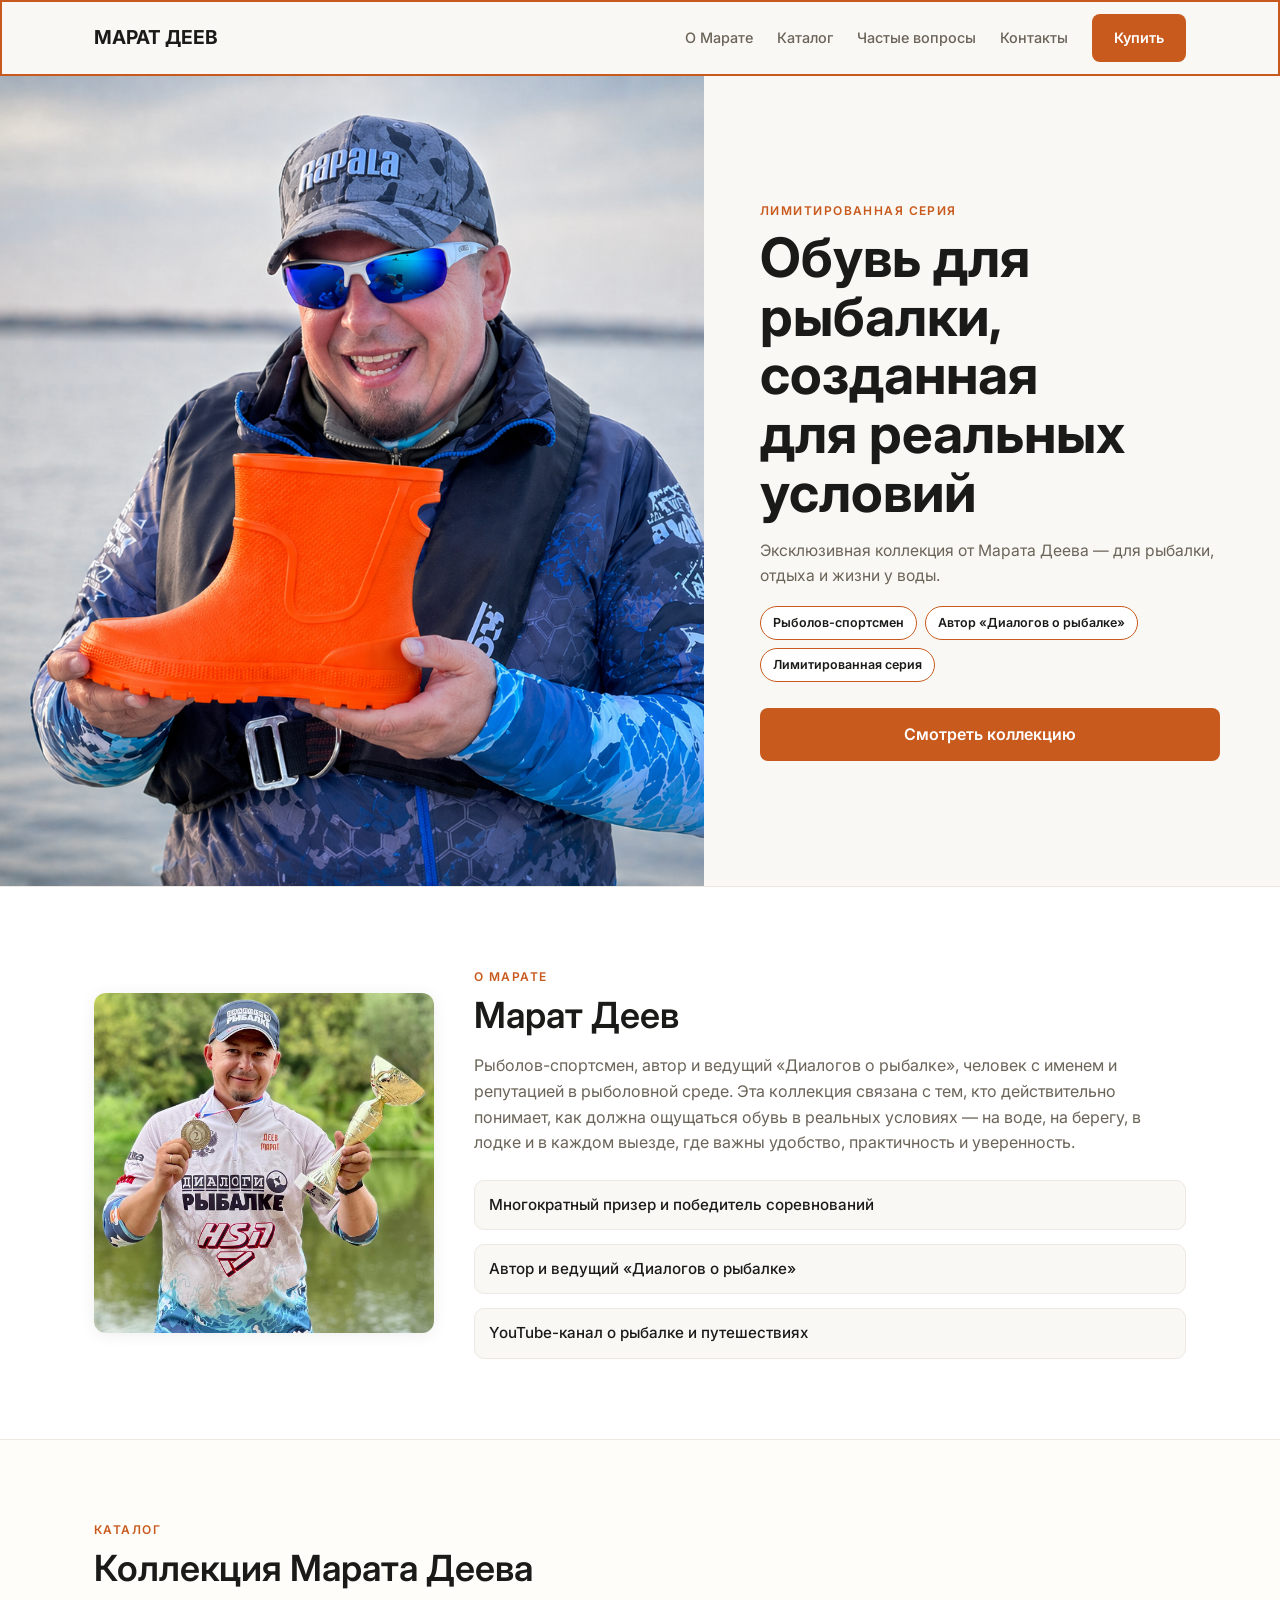
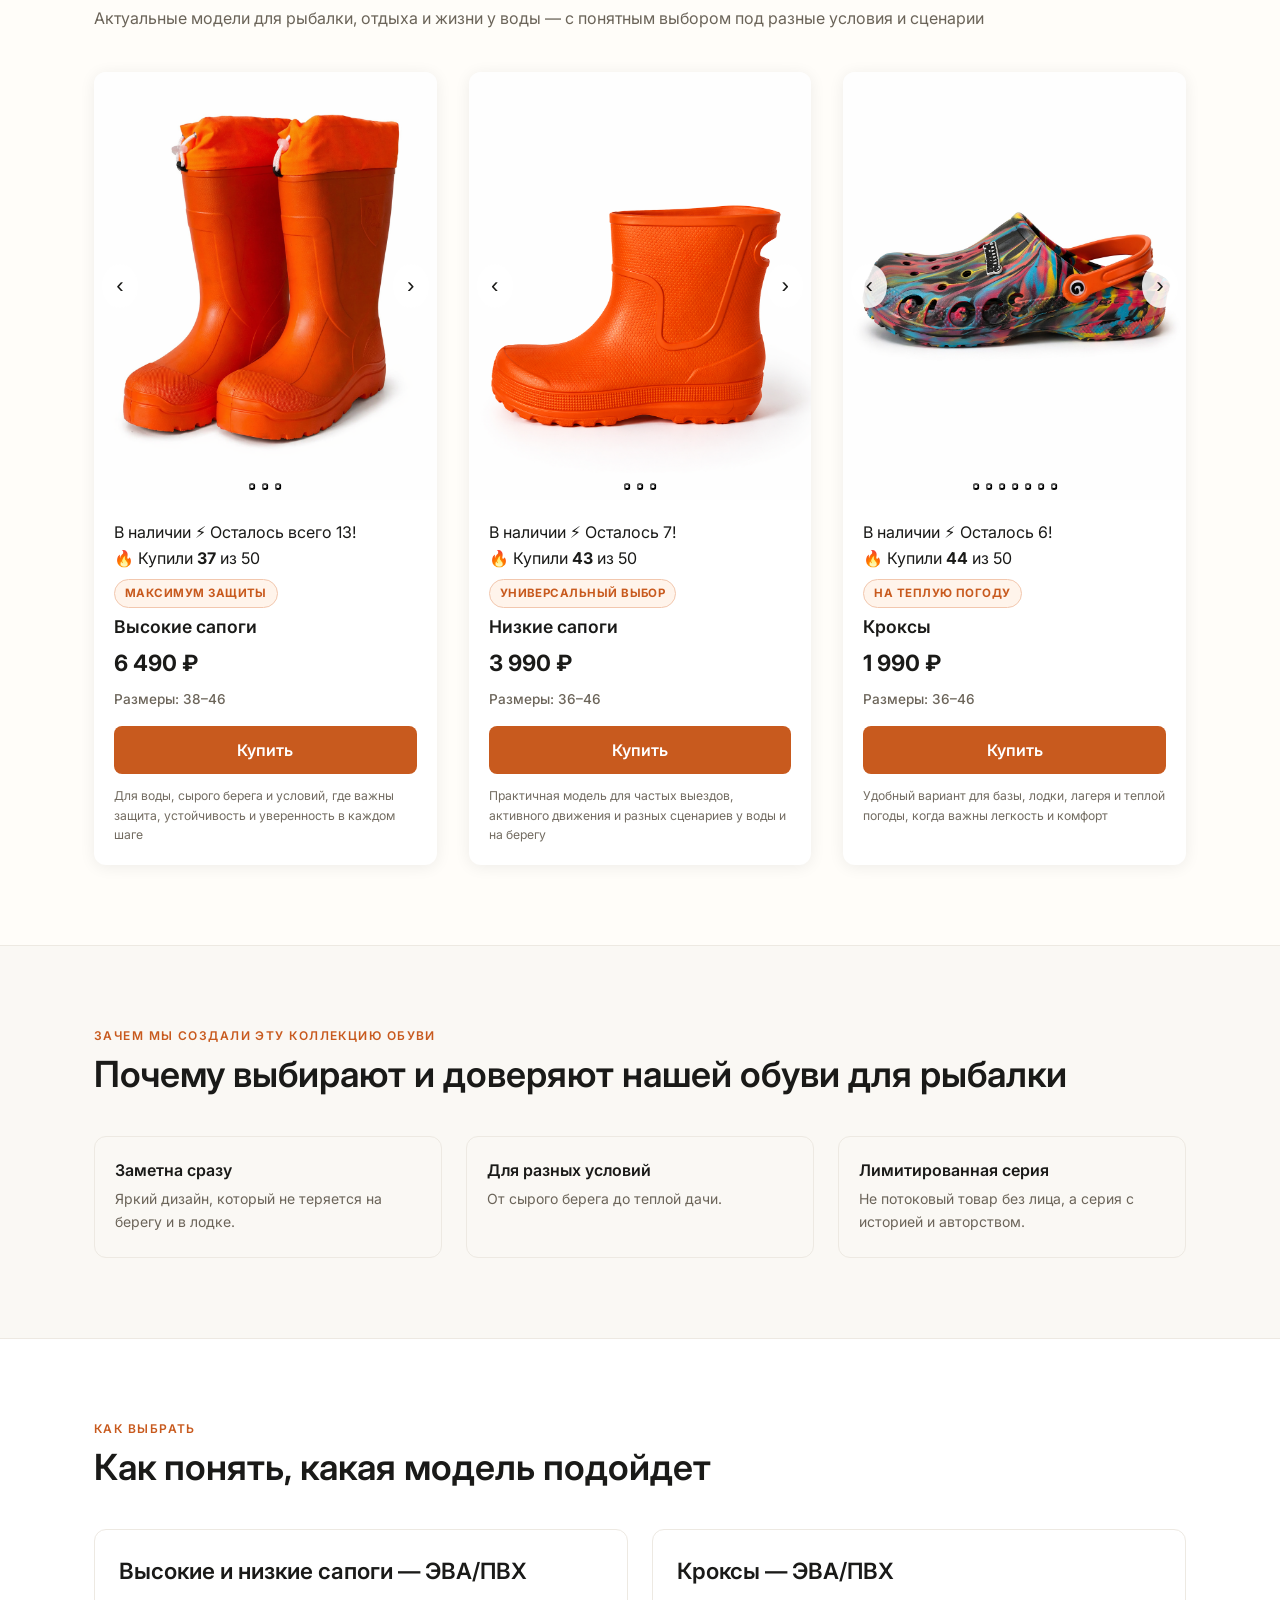
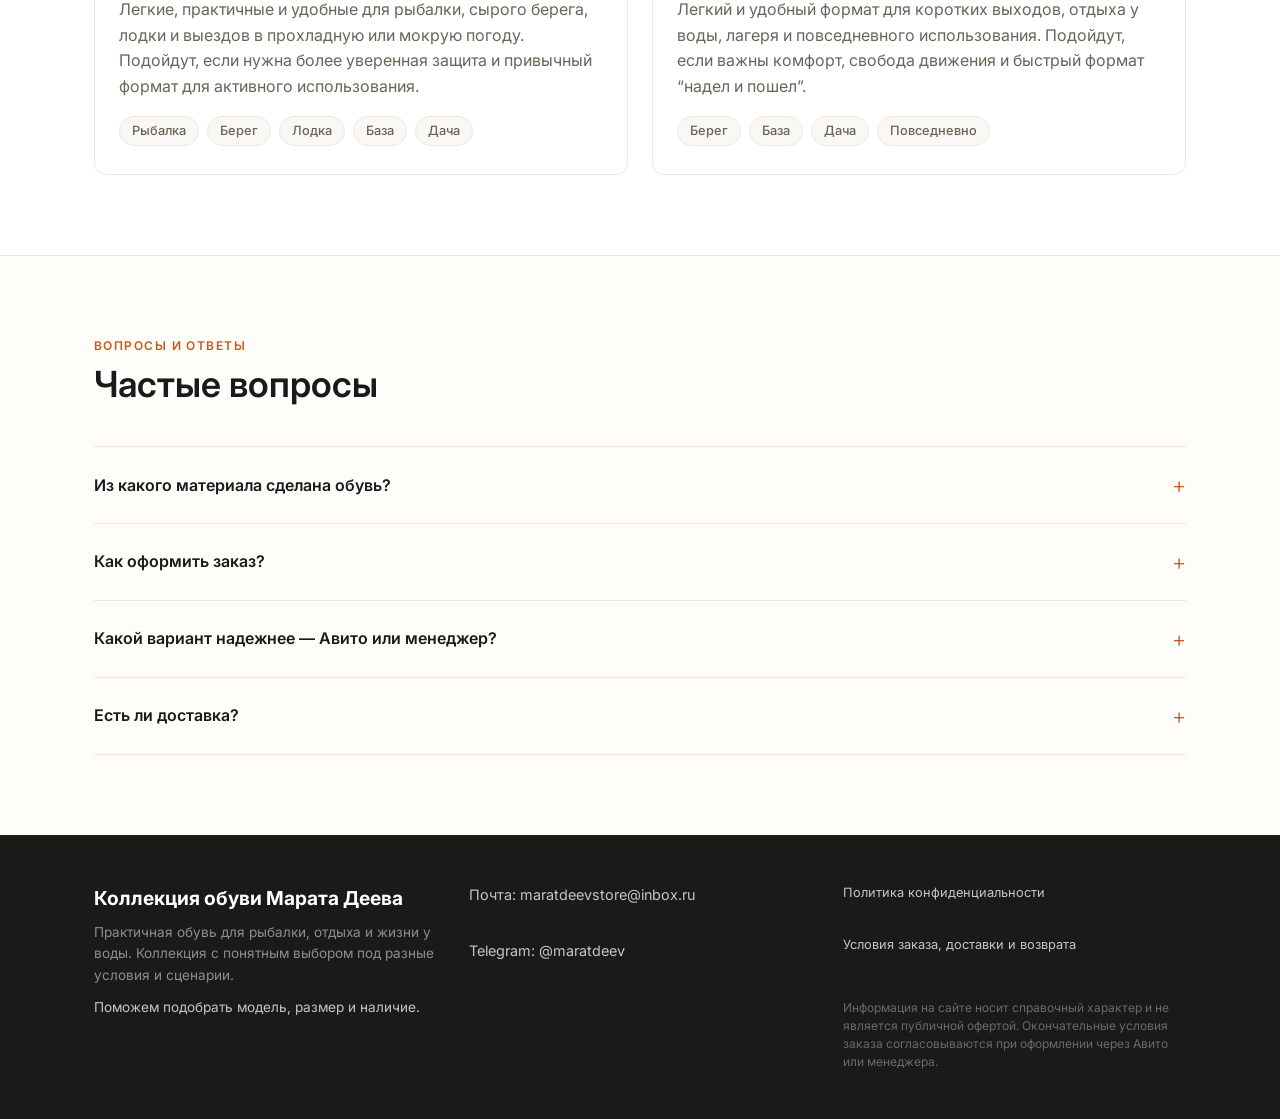
<file: index.html>
<!DOCTYPE html>
<html lang="ru">
<head>
<meta charset="UTF-8">
  <meta name="viewport" content="width=device-width, initial-scale=1.0">

  <title>Марат Деев — Уникальная и надежная обувь для рыбалки и отдыха</title>
  <meta name="description" content="Лимитированная серия рыболовной обуви, связанная с Маратом Деевым — рыболовом-спортсменом и автором «Диалогов о рыбалке». Высокие сапоги, низкие сапоги, кроксы. Заказ через Авито и мессенджеры.">

  <!-- OG -->
  <meta property="og:title" content="Марат Деев — Уникальная и надежная обувь для рыбалки и отдыха">
  <meta property="og:description" content="Лимитированная серия обуви от рыболова-спортсмена и автора «Диалогов о рыбалке».">
  <meta property="og:type" content="website">
  <meta property="og:image" content="assets/images/hero-marat.png">
  <meta property="og:locale" content="ru_RU">

  <!-- Favicon placeholder -->
  <link rel="icon" href="data:image/svg+xml,<svg xmlns='http://www.w3.org/2000/svg' viewBox='0 0 32 32'><rect width='32' height='32' rx='6' fill='%23C85A1E'/><text x='16' y='22' font-size='18' text-anchor='middle' fill='white'>М</text></svg>">

  <!-- Fonts -->
  <link rel="preconnect" href="https://fonts.googleapis.com">
  <link rel="preconnect" href="https://fonts.gstatic.com" crossorigin>
  <link href="https://fonts.googleapis.com/css2?family=Inter:wght@400;500;600;700&display=swap" rel="stylesheet">

  <link rel="stylesheet" href="css/style.css">

  <!-- Yandex.Metrika counter -->
  <script type="text/javascript">
    (function(m,e,t,r,i,k,a){
      m[i]=m[i]||function(){(m[i].a=m[i].a||[]).push(arguments)};
      m[i].l=1*new Date();
      for(var j=0;j<document.scripts.length;j++){if(document.scripts[j].src===r){return;}}
      k=e.createElement(t),a=e.getElementsByTagName(t)[0],k.async=1,k.src=r,a.parentNode.insertBefore(k,a)
    })(window,document,'script','https://mc.yandex.ru/metrika/tag.js?id=108666198','ym');
    ym(108666198,'init',{ssr:true,webvisor:true,clickmap:true,ecommerce:"dataLayer",referrer:document.referrer,url:location.href,accurateTrackBounce:true,trackLinks:true});
  </script>
  <noscript><div><img src="https://mc.yandex.ru/watch/108666198" style="position:absolute; left:-9999px;" alt=""></div></noscript>
  <!-- /Yandex.Metrika counter -->
</head>
<body>
  <header class="site-header" id="top">
    <div class="container">
      <div class="site-header__inner">
        <a href="#top" class="site-header__logo">МАРАТ ДЕЕВ</a>
        <nav class="site-header__nav" aria-label="Основная навигация">
          <a href="#about">О Марате</a>
          <a href="#catalog">Каталог</a>
          <a href="#faq">Частые вопросы</a>
          <a href="#contacts">Контакты</a>
        </nav>
        <button class="btn site-header__cta" data-product="boots_high" data-buy>Купить</button>
      </div>
    </div>
  </header>

  <main>
    <section class="hero" id="hero">
      <div class="hero__media">
        <img src="assets/images/hero-marat.png" alt="Марат Деев — рыболов-спортсмен" class="hero__img" loading="eager">
      </div>
      <div class="hero__content container">
        <span class="section-label">Лимитированная серия</span>
        <h1 class="hero__title">Обувь для рыбалки, созданная для реальных условий</h1>
        <p class="hero__subtitle">Эксклюзивная коллекция от Марата Деева — для рыбалки, отдыха и жизни у воды.</p>
        <ul class="hero__badges">
          <li>Рыболов-спортсмен</li>
          <li>Автор «Диалогов о рыбалке»</li>
          <li>Лимитированная серия</li>
        </ul>
        <a class="btn hero__cta" href="#catalog">Смотреть коллекцию</a>
      </div>
    </section>

    <section class="about" id="about">
      <div class="container about__inner">
        <div class="about__photos">
          <img src="assets/images/marat-deev-photo.jpg" alt="Марат Деев" class="about__photo" loading="lazy">
        </div>
        <div class="about__content">
          <span class="section-label">О Марате</span>
          <h2>Марат Деев</h2>
          <p>Рыболов-спортсмен, автор и ведущий «Диалогов о рыбалке», человек с именем и репутацией в рыболовной среде. Эта коллекция связана с тем, кто действительно понимает, как должна ощущаться обувь в реальных условиях — на воде, на берегу, в лодке и в каждом выезде, где важны удобство, практичность и уверенность.</p>
          <ul class="about__facts">
            <li class="about__fact">
              <span>Многократный призер и победитель соревнований</span>
            </li>
            <li class="about__fact">
              <span>Автор и ведущий «Диалогов о рыбалке»</span>
            </li>
            <li class="about__fact">
              <span>YouTube-канал о рыбалке и путешествиях</span>
            </li>
          </ul>
        </div>
      </div>
    </section>

    <section class="catalog" id="catalog">
  <div class="container">
    <span class="section-label">Каталог</span>
    <h2>Коллекция Марата Деева</h2>
    <p>Актуальные модели для рыбалки, отдыха и жизни у воды — с понятным выбором под разные условия и сценарии</p>

    <div class="catalog__grid">

      <!-- ── PRODUCT 1: High boots ─── -->
      <article class="product-card" data-product="boots_high">
        <div class="product-card__slider" data-slider>
          <div class="product-card__slides">
            <img src="assets/images/sapog_pair.png" alt="Высокие сапоги — пара" loading="lazy">
            <img src="assets/images/sapog_high_right.png" alt="Высокие сапоги — вид сбоку" loading="lazy">
            <img src="assets/images/sapog_high_sole.png" alt="Высокие сапоги — подошва" loading="lazy">
          </div>
          <button class="product-card__slider-btn product-card__slider-btn--prev" aria-label="Предыдущее фото">&#8249;</button>
          <button class="product-card__slider-btn product-card__slider-btn--next" aria-label="Следующее фото">&#8250;</button>
          <div class="product-card__dots"></div>
        </div>
        <div class="product-card__body">
          <div class="product-counter">
            <div class="product-counter__row">
              <span class="product-counter__live">В наличии</span>
              <span class="product-counter__urgent">⚡ Осталось всего 13!</span>
            </div>
            <div class="product-counter__label">🔥 Купили <strong>37</strong> из 50</div>
            <div class="product-counter__bar"><div class="product-counter__fill" style="width:74%"></div></div>
          </div>
          <div class="product-card__scenario">Максимум защиты</div>
          <h3 class="product-card__name">Высокие сапоги</h3>
          <div class="product-card__price">6&nbsp;490&nbsp;₽</div>
          <div class="product-card__sizes">Размеры: 38–46</div>
          <button class="btn product-card__buy" data-product="boots_high" data-buy>Купить</button>
          <p class="product-card__material">Для воды, сырого берега и условий, где важны защита, устойчивость и уверенность в каждом шаге</p>
        </div>
      </article>

      <!-- ── PRODUCT 2: Low boots ─── -->
      <article class="product-card" data-product="boots_low">
        <div class="product-card__slider" data-slider>
          <div class="product-card__slides">
            <img src="assets/images/9e265ef2-b90c-4427-9e8e-622b74bcb450.png" alt="Низкие сапоги" loading="lazy">
            <img src="assets/images/sapog_high_sole-2.png" alt="Низкие сапоги — подошва" loading="lazy">
            <img src="assets/images/sapog_low_nosok.png" alt="Низкие сапоги — носок" loading="lazy">
          </div>
          <button class="product-card__slider-btn product-card__slider-btn--prev" aria-label="Предыдущее фото">&#8249;</button>
          <button class="product-card__slider-btn product-card__slider-btn--next" aria-label="Следующее фото">&#8250;</button>
          <div class="product-card__dots"></div>
        </div>
        <div class="product-card__body">
          <div class="product-counter">
            <div class="product-counter__row">
              <span class="product-counter__live">В наличии</span>
              <span class="product-counter__urgent">⚡ Осталось 7!</span>
            </div>
            <div class="product-counter__label">🔥 Купили <strong>43</strong> из 50</div>
            <div class="product-counter__bar"><div class="product-counter__fill" style="width:86%"></div></div>
          </div>
          <div class="product-card__scenario">Универсальный выбор</div>
          <h3 class="product-card__name">Низкие сапоги</h3>
          <div class="product-card__price">3&nbsp;990&nbsp;₽</div>
          <div class="product-card__sizes">Размеры: 36–46</div>
          <button class="btn product-card__buy" data-product="boots_low" data-buy>Купить</button>
          <p class="product-card__material">Практичная модель для частых выездов, активного движения и разных сценариев у воды и на берегу</p>
        </div>
      </article>

      <!-- ── PRODUCT 3: Crocs ─── -->
      <article class="product-card" data-product="crocs">
        <div class="product-card__slider" data-slider>
          <div class="product-card__slides">
            <img src="assets/images/crocs-1.png" alt="Кроксы — боковой ракурс" loading="lazy">
            <img src="assets/images/crocs-2.png" alt="Кроксы — ракурс спереди" loading="lazy">
            <img src="assets/images/crocs-3.png" alt="Кроксы — подошва" loading="lazy">
            <img src="assets/images/crocs-4.png" alt="Кроксы — вид сзади" loading="lazy">
            <img src="assets/images/crocs-5.png" alt="Кроксы — вид сверху" loading="lazy">
            <img src="assets/images/crocs-6.png" alt="Кроксы — правый бок" loading="lazy">
            <img src="assets/images/crocs-7.png" alt="Кроксы — ракурс 3/4" loading="lazy">
          </div>
          <button class="product-card__slider-btn product-card__slider-btn--prev" aria-label="Предыдущее фото">&#8249;</button>
          <button class="product-card__slider-btn product-card__slider-btn--next" aria-label="Следующее фото">&#8250;</button>
          <div class="product-card__dots"></div>
        </div>
        <div class="product-card__body">
          <div class="product-counter">
            <div class="product-counter__row">
              <span class="product-counter__live">В наличии</span>
              <span class="product-counter__urgent">⚡ Осталось 6!</span>
            </div>
            <div class="product-counter__label">🔥 Купили <strong>44</strong> из 50</div>
            <div class="product-counter__bar"><div class="product-counter__fill" style="width:88%"></div></div>
          </div>
          <div class="product-card__scenario">На теплую погоду</div>
          <h3 class="product-card__name">Кроксы</h3>
          <div class="product-card__price">1&nbsp;990&nbsp;₽</div>
          <div class="product-card__sizes">Размеры: 36–46</div>
          <button class="btn product-card__buy" data-product="crocs" data-buy>Купить</button>
          <p class="product-card__material">Удобный вариант для базы, лодки, лагеря и теплой погоды, когда важны легкость и комфорт</p>
        </div>
      </article>

    </div>
  </div>
</section>

    <section class="advantages" id="advantages">
  <div class="container">
    <span class="section-label">Зачем мы создали эту коллекцию обуви</span>
    <h2>Почему выбирают и доверяют нашей обуви для рыбалки</h2>
    <div class="advantages__grid">
      <div class="advantages__item">
        <h3>Заметна сразу</h3>
        <p>Яркий дизайн, который не теряется на берегу и в лодке.</p>
      </div>
      <div class="advantages__item">
        <h3>Для разных условий</h3>
        <p>От сырого берега до теплой дачи.</p>
      </div>
      <div class="advantages__item">
        <h3>Лимитированная серия</h3>
        <p>Не потоковый товар без лица, а серия с историей и авторством.</p>
      </div>
    </div>
  </div>
</section>

<section class="materials" id="materials">
  <div class="container">
    <span class="section-label">Как выбрать</span>
    <h2>Как понять, какая модель подойдет</h2>
    <div class="materials__grid">
      <div class="materials__card">
        <h3>Высокие и низкие сапоги — ЭВА/ПВХ</h3>
        <p>Легкие, практичные и удобные для рыбалки, сырого берега, лодки и выездов в прохладную или мокрую погоду. Подойдут, если нужна более уверенная защита и привычный формат для активного использования.</p>
        <ul class="materials__tags">
          <li>Рыбалка</li><li>Берег</li><li>Лодка</li><li>База</li><li>Дача</li>
        </ul>
      </div>
      <div class="materials__card">
        <h3>Кроксы — ЭВА/ПВХ</h3>
        <p>Легкий и удобный формат для коротких выходов, отдыха у воды, лагеря и повседневного использования. Подойдут, если важны комфорт, свобода движения и быстрый формат “надел и пошел”.</p>
        <ul class="materials__tags">
          <li>Берег</li><li>База</li><li>Дача</li><li>Повседневно</li>
        </ul>
      </div>
    </div>
  </div>
</section>

<section class="faq" id="faq">
  <div class="container">
    <span class="section-label">Вопросы и ответы</span>
    <h2>Частые вопросы</h2>
    <div class="faq__list">

      <details class="faq__item">
        <summary class="faq__question">Из какого материала сделана обувь?</summary>
        <div class="faq__answer">
          <p>Высокие и низкие сапоги, а также кроксы изготовлены из ЭВА/ПВХ — лёгкого и практичного материала, не впитывающего воду.</p>
        </div>
      </details>

      <details class="faq__item">
        <summary class="faq__question">Как оформить заказ?</summary>
        <div class="faq__answer">
          <p>Нажмите «Купить», выберите Авито или удобный мессенджер, и мы поможем оформить заказ по нужной модели.</p>
        </div>
      </details>

      <details class="faq__item">
        <summary class="faq__question">Какой вариант надежнее — Авито или менеджер?</summary>
        <div class="faq__answer">
          <p>Если хотите оформить заказ через платформу — выбирайте Авито. Если нужно быстро уточнить размер, наличие или детали — пишите менеджеру.</p>
        </div>
      </details>

      <details class="faq__item">
        <summary class="faq__question">Есть ли доставка?</summary>
        <div class="faq__answer">
          <p>Да, условия доставки уточняются при оформлении заказа через выбранный канал.</p>
        </div>
      </details>

    </div>
  </div>
</section>
  </main>
  <footer class="site-footer" id="contacts">
  <div class="container site-footer__inner">
    <div class="site-footer__brand">
      <span class="site-footer__logo">Коллекция обуви Марата Деева</span>
      <p class="site-footer__tagline">Практичная обувь для рыбалки, отдыха и жизни у воды.
Коллекция с понятным выбором под разные условия и сценарии.</p>
      <p class="site-footer__note">Поможем подобрать модель, размер и наличие.</p>
    </div>
    <div class="site-footer__contacts">
      <a href="mailto:maratdeevstore@inbox.ru" class="site-footer__link">Почта: maratdeevstore@inbox.ru</a>
      <a href="https://t.me/maratdeev" class="site-footer__link" target="_blank" rel="noopener">Telegram: @maratdeev</a>
    </div>
    <div class="site-footer__legal">
      <a href="privacy.html" class="site-footer__link site-footer__link--small">Политика конфиденциальности</a>
<a href="shippingconditions.html" class="site-footer__link site-footer__link--small">Условия заказа, доставки и возврата</a>
      <p class="site-footer__copy"></p>
      <p class="site-footer__disclaimer">Информация на сайте носит справочный характер и не является публичной офертой. Окончательные условия заказа согласовываются при оформлении через Авито или менеджера.</p>
    </div>
  </div>
</footer>
  <!-- BUY POPUP -->
<div class="popup-overlay" id="buyPopup" role="dialog" aria-modal="true" aria-label="Купить товар" hidden>
  <div class="popup">
    <button class="popup__close" id="popupClose" aria-label="Закрыть">&#10005;</button>

    <!-- Level 1 -->
    <div class="popup__level" id="popupLevel1">
      <h3 class="popup__title">Как хотите заказать?</h3>
      <p class="popup__subtitle" id="popupProductName"></p>
      <div class="popup__actions">
        <button class="btn popup__btn-avito" id="popupAvitoBtn">
          Заказать на Авито
        </button>
        <button class="btn btn--ghost popup__btn-manager" id="popupManagerBtn">
          Заказать через менеджера
        </button>
      </div>
    </div>

    <!-- Level 2 -->
    <div class="popup__level popup__level--hidden" id="popupLevel2">
      <button class="popup__back" id="popupBack">&#8592; Назад</button>
      <h3 class="popup__title">Выберите мессенджер</h3>
      <p class="popup__subtitle">Мы ответим и поможем оформить заказ</p>
      <div class="popup__actions popup__actions--column">
        <a class="btn popup__btn-vk" id="popupVkBtn" target="_blank" rel="noopener">ВКонтакте</a>
        <a class="btn popup__btn-tg" id="popupTgBtn" target="_blank" rel="noopener">Telegram</a>
        <a class="btn popup__btn-wa" id="popupWaBtn" target="_blank" rel="noopener">WhatsApp</a>
      </div>
    </div>
  </div>
</div>
  <script src="js/main.js"></script>
</body>
</html>
</file>
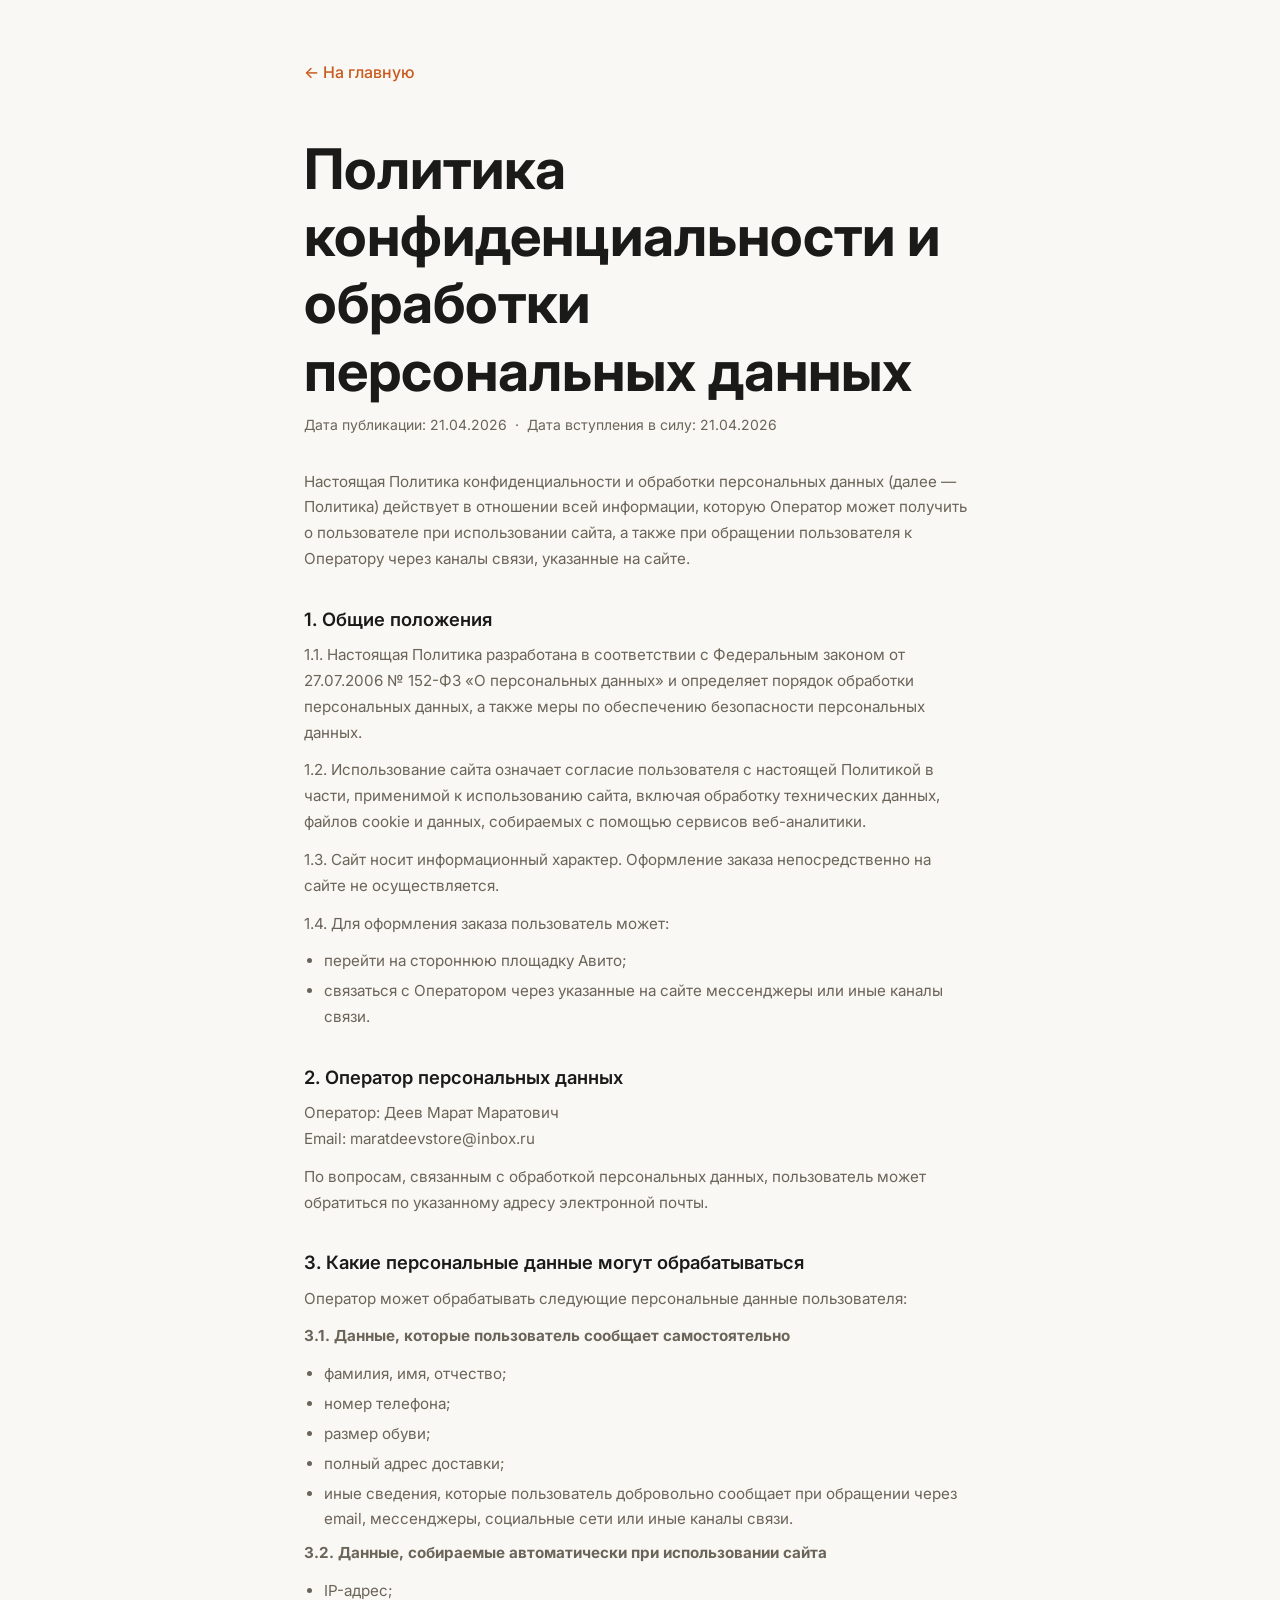
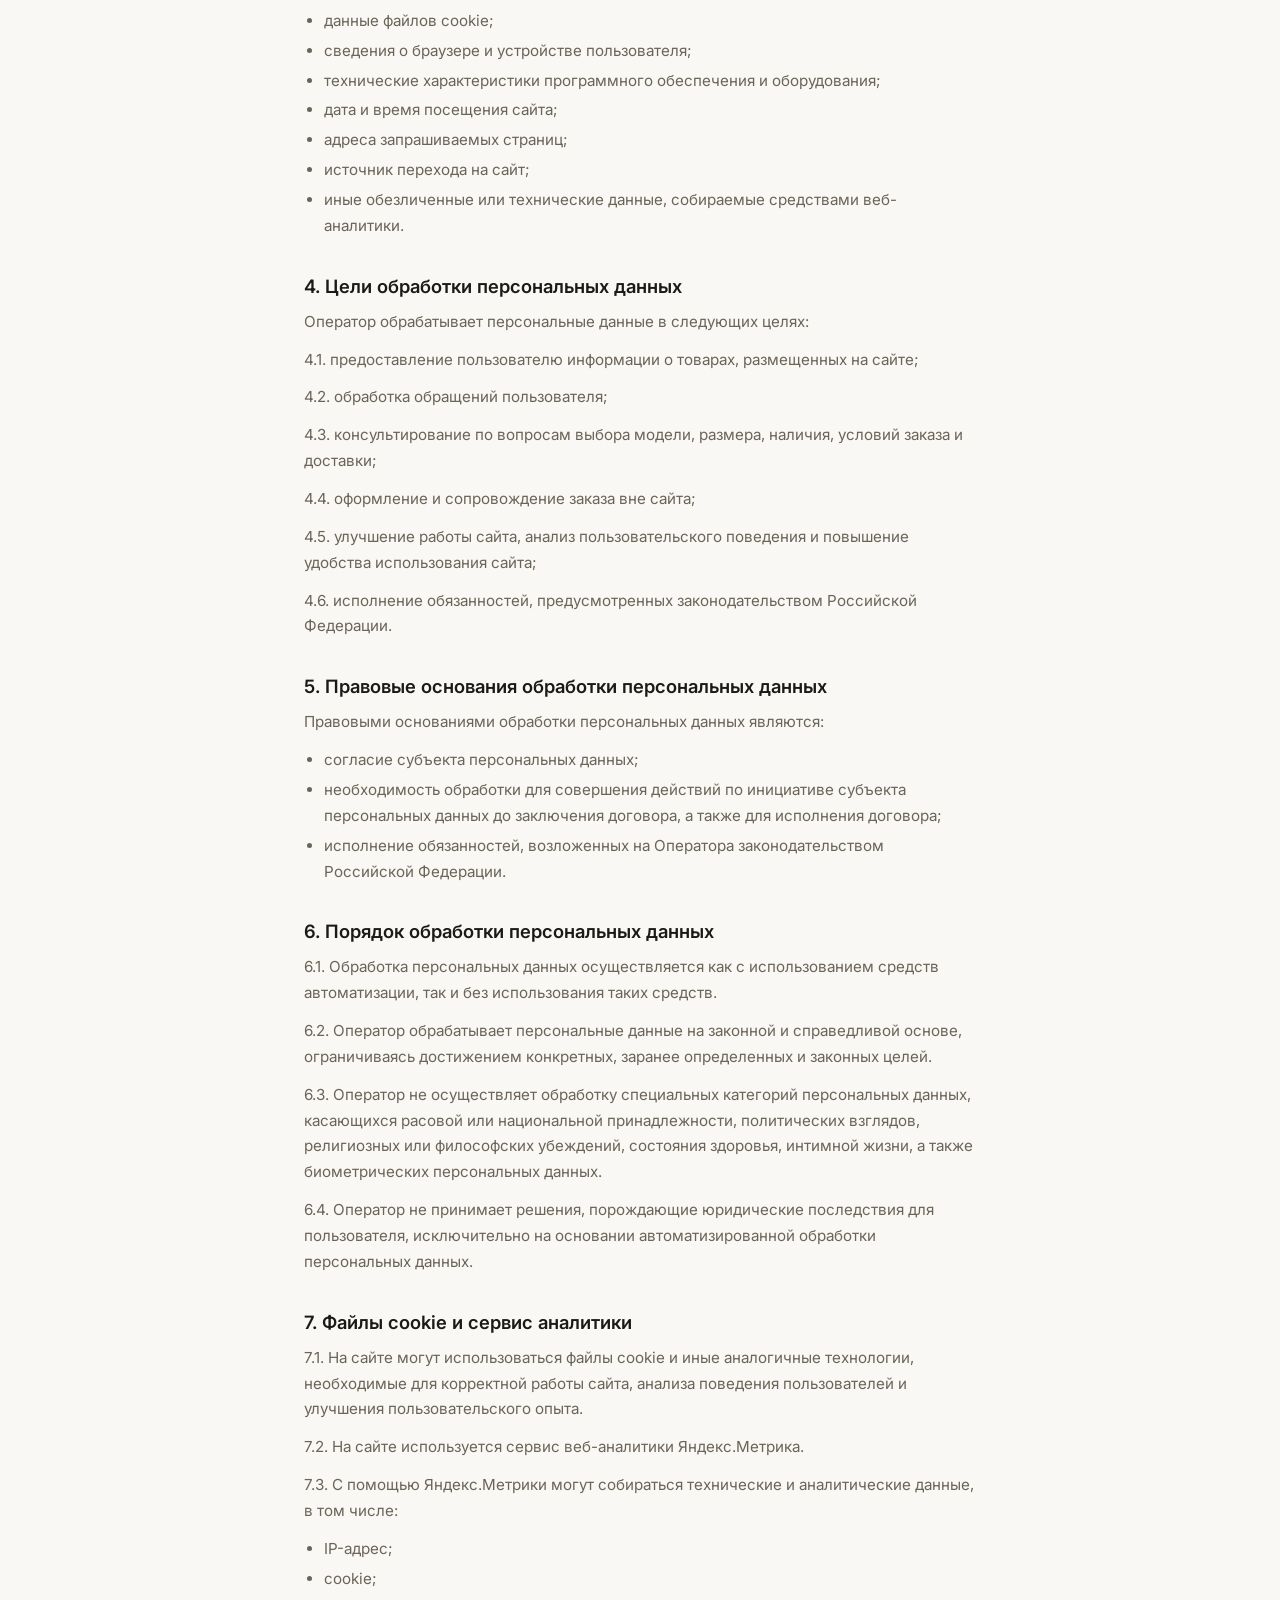
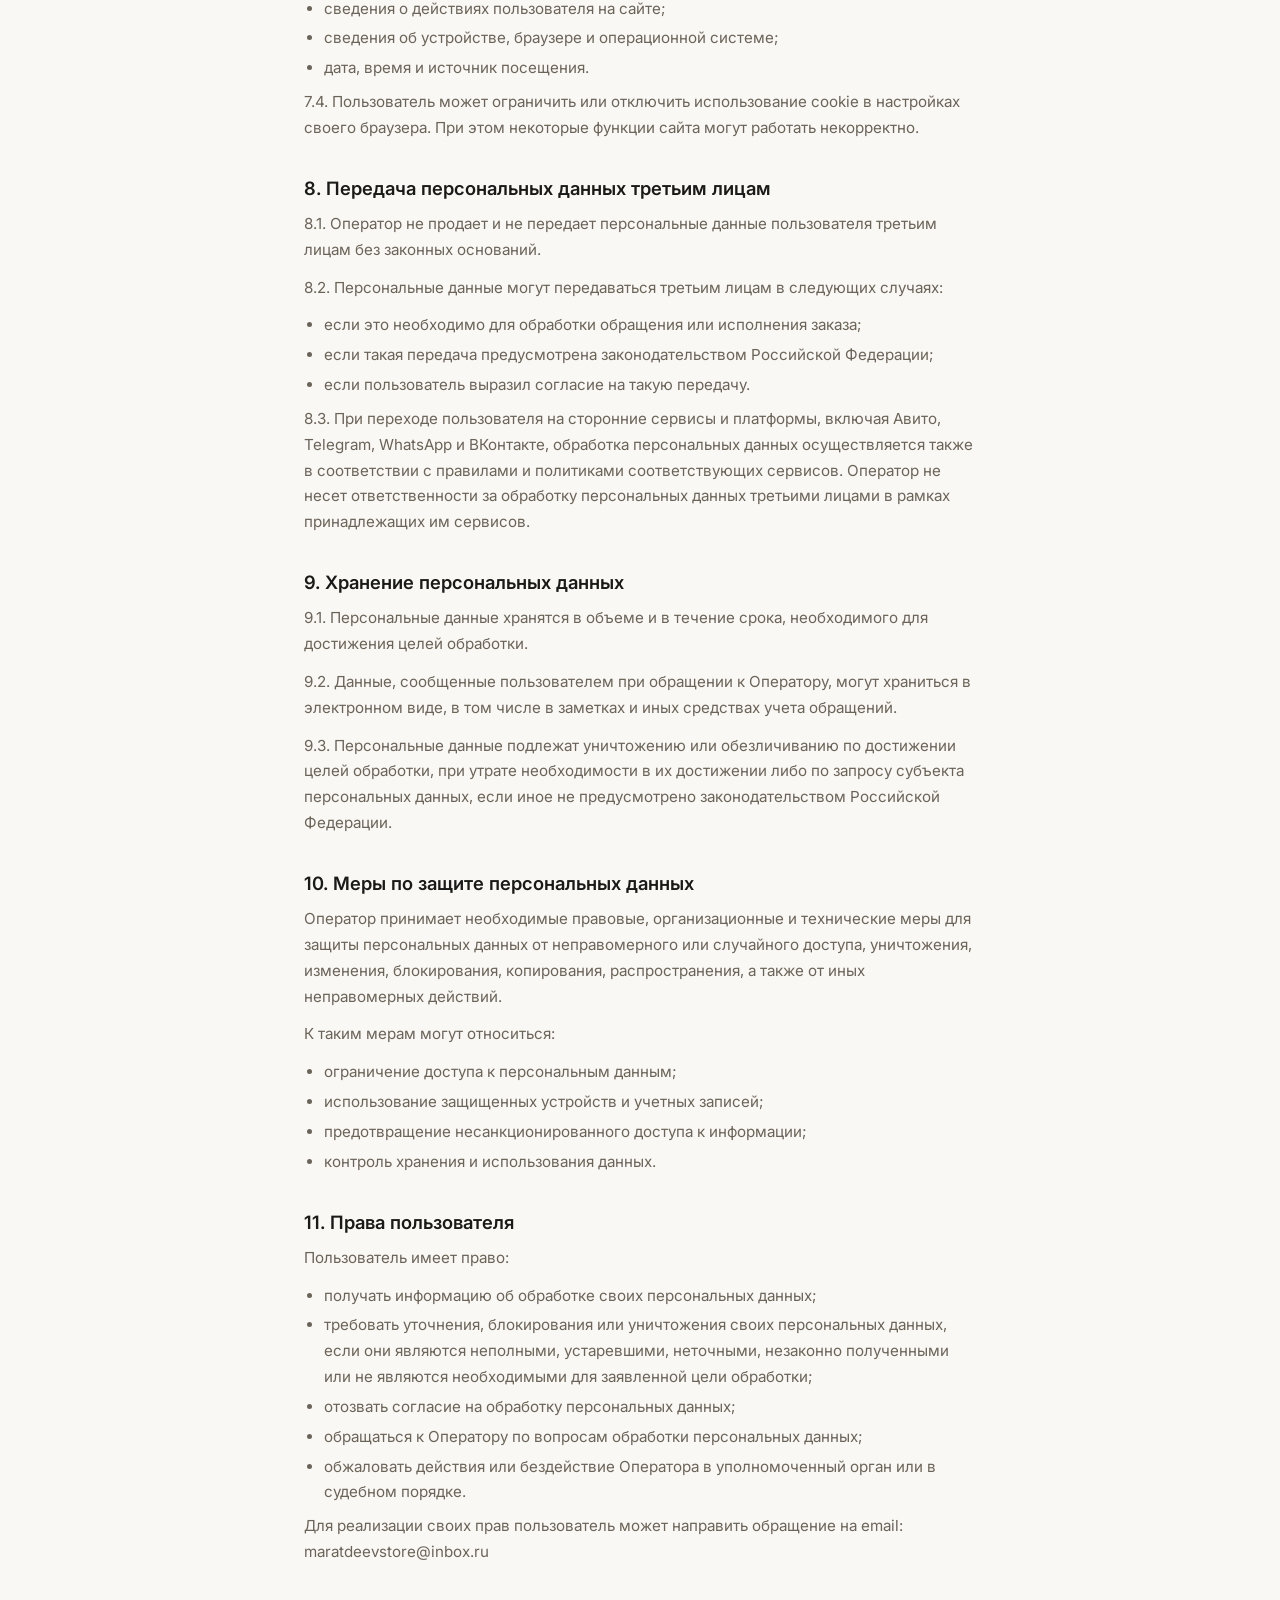
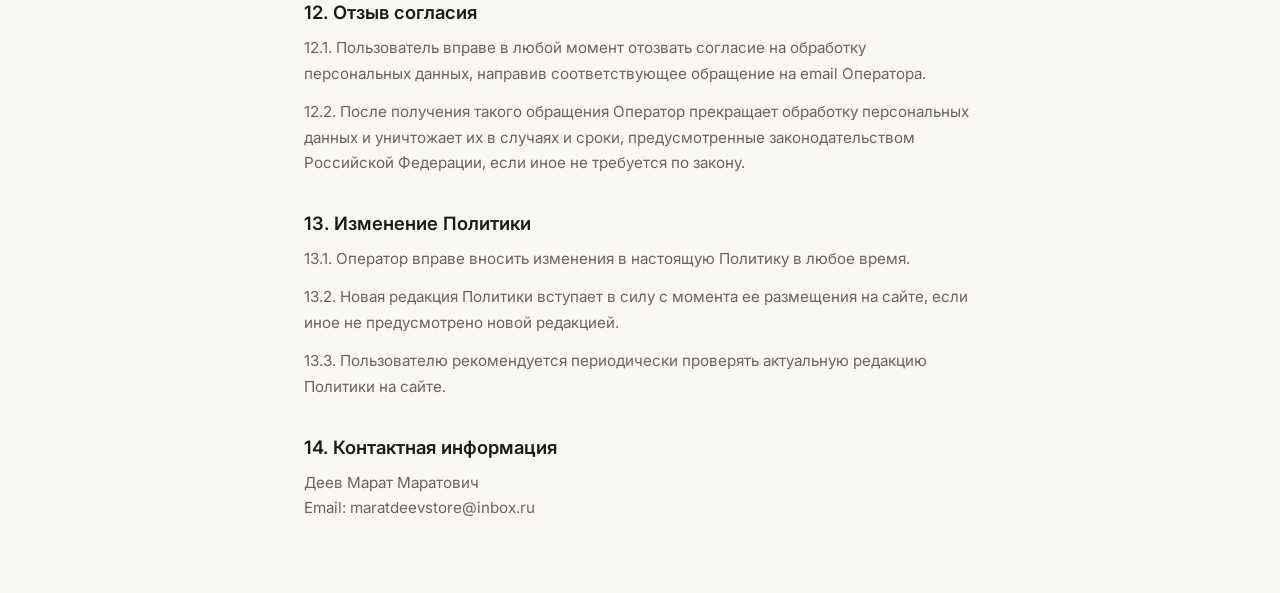
<file: privacy.html>
<!DOCTYPE html>
<html lang="ru">
<head>
  <meta charset="UTF-8">
  <meta name="viewport" content="width=device-width, initial-scale=1.0">
  <title>Политика конфиденциальности — Марат Деев</title>
  <link rel="preconnect" href="https://fonts.googleapis.com">
  <link rel="preconnect" href="https://fonts.gstatic.com" crossorigin>
  <link href="https://fonts.googleapis.com/css2?family=Inter:wght@400;500;600&family=Playfair+Display:wght@600;700&display=swap" rel="stylesheet">
  <link rel="stylesheet" href="css/style.css">
  <style>
    .privacy-page { max-width: 720px; margin: 0 auto; padding: 60px 24px; }
    .privacy-page h1 { margin-bottom: 8px; }
    .privacy-page .privacy-dates { font-size: 0.875rem; color: var(--color-text-secondary); margin-bottom: 32px; }
    .privacy-page h2 { margin-top: 36px; margin-bottom: 12px; font-size: 1.15rem; font-family: var(--font-body); font-weight: 600; }
    .privacy-page p, .privacy-page li { font-size: 0.95rem; color: var(--color-text-secondary); line-height: 1.7; }
    .privacy-page ul { padding-left: 20px; margin: 8px 0; }
    .privacy-page li { margin-bottom: 4px; }
    .privacy-back { display: inline-block; margin-bottom: 32px; color: var(--color-accent); font-weight: 500; text-decoration: none; }
    .privacy-back:hover { text-decoration: underline; }
  </style>
</head>
<body style="background:var(--color-bg);">
  <div class="privacy-page">
    <a href="/" class="privacy-back">← На главную</a>

    <h1>Политика конфиденциальности и обработки персональных данных</h1>
    <p class="privacy-dates">Дата публикации: 21.04.2026&nbsp;&nbsp;·&nbsp;&nbsp;Дата вступления в силу: 21.04.2026</p>

    <p>Настоящая Политика конфиденциальности и обработки персональных данных (далее — Политика) действует в отношении всей информации, которую Оператор может получить о пользователе при использовании сайта, а также при обращении пользователя к Оператору через каналы связи, указанные на сайте.</p>

    <h2>1. Общие положения</h2>
    <p>1.1. Настоящая Политика разработана в соответствии с Федеральным законом от 27.07.2006 № 152-ФЗ «О персональных данных» и определяет порядок обработки персональных данных, а также меры по обеспечению безопасности персональных данных.</p>
    <p>1.2. Использование сайта означает согласие пользователя с настоящей Политикой в части, применимой к использованию сайта, включая обработку технических данных, файлов cookie и данных, собираемых с помощью сервисов веб-аналитики.</p>
    <p>1.3. Сайт носит информационный характер. Оформление заказа непосредственно на сайте не осуществляется.</p>
    <p>1.4. Для оформления заказа пользователь может:</p>
    <ul>
      <li>перейти на стороннюю площадку Авито;</li>
      <li>связаться с Оператором через указанные на сайте мессенджеры или иные каналы связи.</li>
    </ul>

    <h2>2. Оператор персональных данных</h2>
    <p>Оператор: Деев Марат Маратович<br>
    Email: <a href="mailto:maratdeevstore@inbox.ru">maratdeevstore@inbox.ru</a></p>
    <p>По вопросам, связанным с обработкой персональных данных, пользователь может обратиться по указанному адресу электронной почты.</p>

    <h2>3. Какие персональные данные могут обрабатываться</h2>
    <p>Оператор может обрабатывать следующие персональные данные пользователя:</p>
    <p><strong>3.1. Данные, которые пользователь сообщает самостоятельно</strong></p>
    <ul>
      <li>фамилия, имя, отчество;</li>
      <li>номер телефона;</li>
      <li>размер обуви;</li>
      <li>полный адрес доставки;</li>
      <li>иные сведения, которые пользователь добровольно сообщает при обращении через email, мессенджеры, социальные сети или иные каналы связи.</li>
    </ul>
    <p><strong>3.2. Данные, собираемые автоматически при использовании сайта</strong></p>
    <ul>
      <li>IP-адрес;</li>
      <li>данные файлов cookie;</li>
      <li>сведения о браузере и устройстве пользователя;</li>
      <li>технические характеристики программного обеспечения и оборудования;</li>
      <li>дата и время посещения сайта;</li>
      <li>адреса запрашиваемых страниц;</li>
      <li>источник перехода на сайт;</li>
      <li>иные обезличенные или технические данные, собираемые средствами веб-аналитики.</li>
    </ul>

    <h2>4. Цели обработки персональных данных</h2>
    <p>Оператор обрабатывает персональные данные в следующих целях:</p>
    <p>4.1. предоставление пользователю информации о товарах, размещенных на сайте;</p>
    <p>4.2. обработка обращений пользователя;</p>
    <p>4.3. консультирование по вопросам выбора модели, размера, наличия, условий заказа и доставки;</p>
    <p>4.4. оформление и сопровождение заказа вне сайта;</p>
    <p>4.5. улучшение работы сайта, анализ пользовательского поведения и повышение удобства использования сайта;</p>
    <p>4.6. исполнение обязанностей, предусмотренных законодательством Российской Федерации.</p>

    <h2>5. Правовые основания обработки персональных данных</h2>
    <p>Правовыми основаниями обработки персональных данных являются:</p>
    <ul>
      <li>согласие субъекта персональных данных;</li>
      <li>необходимость обработки для совершения действий по инициативе субъекта персональных данных до заключения договора, а также для исполнения договора;</li>
      <li>исполнение обязанностей, возложенных на Оператора законодательством Российской Федерации.</li>
    </ul>

    <h2>6. Порядок обработки персональных данных</h2>
    <p>6.1. Обработка персональных данных осуществляется как с использованием средств автоматизации, так и без использования таких средств.</p>
    <p>6.2. Оператор обрабатывает персональные данные на законной и справедливой основе, ограничиваясь достижением конкретных, заранее определенных и законных целей.</p>
    <p>6.3. Оператор не осуществляет обработку специальных категорий персональных данных, касающихся расовой или национальной принадлежности, политических взглядов, религиозных или философских убеждений, состояния здоровья, интимной жизни, а также биометрических персональных данных.</p>
    <p>6.4. Оператор не принимает решения, порождающие юридические последствия для пользователя, исключительно на основании автоматизированной обработки персональных данных.</p>

    <h2>7. Файлы cookie и сервис аналитики</h2>
    <p>7.1. На сайте могут использоваться файлы cookie и иные аналогичные технологии, необходимые для корректной работы сайта, анализа поведения пользователей и улучшения пользовательского опыта.</p>
    <p>7.2. На сайте используется сервис веб-аналитики Яндекс.Метрика.</p>
    <p>7.3. С помощью Яндекс.Метрики могут собираться технические и аналитические данные, в том числе:</p>
    <ul>
      <li>IP-адрес;</li>
      <li>cookie;</li>
      <li>сведения о действиях пользователя на сайте;</li>
      <li>сведения об устройстве, браузере и операционной системе;</li>
      <li>дата, время и источник посещения.</li>
    </ul>
    <p>7.4. Пользователь может ограничить или отключить использование cookie в настройках своего браузера. При этом некоторые функции сайта могут работать некорректно.</p>

    <h2>8. Передача персональных данных третьим лицам</h2>
    <p>8.1. Оператор не продает и не передает персональные данные пользователя третьим лицам без законных оснований.</p>
    <p>8.2. Персональные данные могут передаваться третьим лицам в следующих случаях:</p>
    <ul>
      <li>если это необходимо для обработки обращения или исполнения заказа;</li>
      <li>если такая передача предусмотрена законодательством Российской Федерации;</li>
      <li>если пользователь выразил согласие на такую передачу.</li>
    </ul>
    <p>8.3. При переходе пользователя на сторонние сервисы и платформы, включая Авито, Telegram, WhatsApp и ВКонтакте, обработка персональных данных осуществляется также в соответствии с правилами и политиками соответствующих сервисов. Оператор не несет ответственности за обработку персональных данных третьими лицами в рамках принадлежащих им сервисов.</p>

    <h2>9. Хранение персональных данных</h2>
    <p>9.1. Персональные данные хранятся в объеме и в течение срока, необходимого для достижения целей обработки.</p>
    <p>9.2. Данные, сообщенные пользователем при обращении к Оператору, могут храниться в электронном виде, в том числе в заметках и иных средствах учета обращений.</p>
    <p>9.3. Персональные данные подлежат уничтожению или обезличиванию по достижении целей обработки, при утрате необходимости в их достижении либо по запросу субъекта персональных данных, если иное не предусмотрено законодательством Российской Федерации.</p>

    <h2>10. Меры по защите персональных данных</h2>
    <p>Оператор принимает необходимые правовые, организационные и технические меры для защиты персональных данных от неправомерного или случайного доступа, уничтожения, изменения, блокирования, копирования, распространения, а также от иных неправомерных действий.</p>
    <p>К таким мерам могут относиться:</p>
    <ul>
      <li>ограничение доступа к персональным данным;</li>
      <li>использование защищенных устройств и учетных записей;</li>
      <li>предотвращение несанкционированного доступа к информации;</li>
      <li>контроль хранения и использования данных.</li>
    </ul>

    <h2>11. Права пользователя</h2>
    <p>Пользователь имеет право:</p>
    <ul>
      <li>получать информацию об обработке своих персональных данных;</li>
      <li>требовать уточнения, блокирования или уничтожения своих персональных данных, если они являются неполными, устаревшими, неточными, незаконно полученными или не являются необходимыми для заявленной цели обработки;</li>
      <li>отозвать согласие на обработку персональных данных;</li>
      <li>обращаться к Оператору по вопросам обработки персональных данных;</li>
      <li>обжаловать действия или бездействие Оператора в уполномоченный орган или в судебном порядке.</li>
    </ul>
    <p>Для реализации своих прав пользователь может направить обращение на email: <a href="mailto:maratdeevstore@inbox.ru">maratdeevstore@inbox.ru</a></p>

    <h2>12. Отзыв согласия</h2>
    <p>12.1. Пользователь вправе в любой момент отозвать согласие на обработку персональных данных, направив соответствующее обращение на email Оператора.</p>
    <p>12.2. После получения такого обращения Оператор прекращает обработку персональных данных и уничтожает их в случаях и сроки, предусмотренные законодательством Российской Федерации, если иное не требуется по закону.</p>

    <h2>13. Изменение Политики</h2>
    <p>13.1. Оператор вправе вносить изменения в настоящую Политику в любое время.</p>
    <p>13.2. Новая редакция Политики вступает в силу с момента ее размещения на сайте, если иное не предусмотрено новой редакцией.</p>
    <p>13.3. Пользователю рекомендуется периодически проверять актуальную редакцию Политики на сайте.</p>

    <h2>14. Контактная информация</h2>
    <p>Деев Марат Маратович<br>
    Email: <a href="mailto:maratdeevstore@inbox.ru">maratdeevstore@inbox.ru</a></p>
  </div>
</body>
</html>
</file>
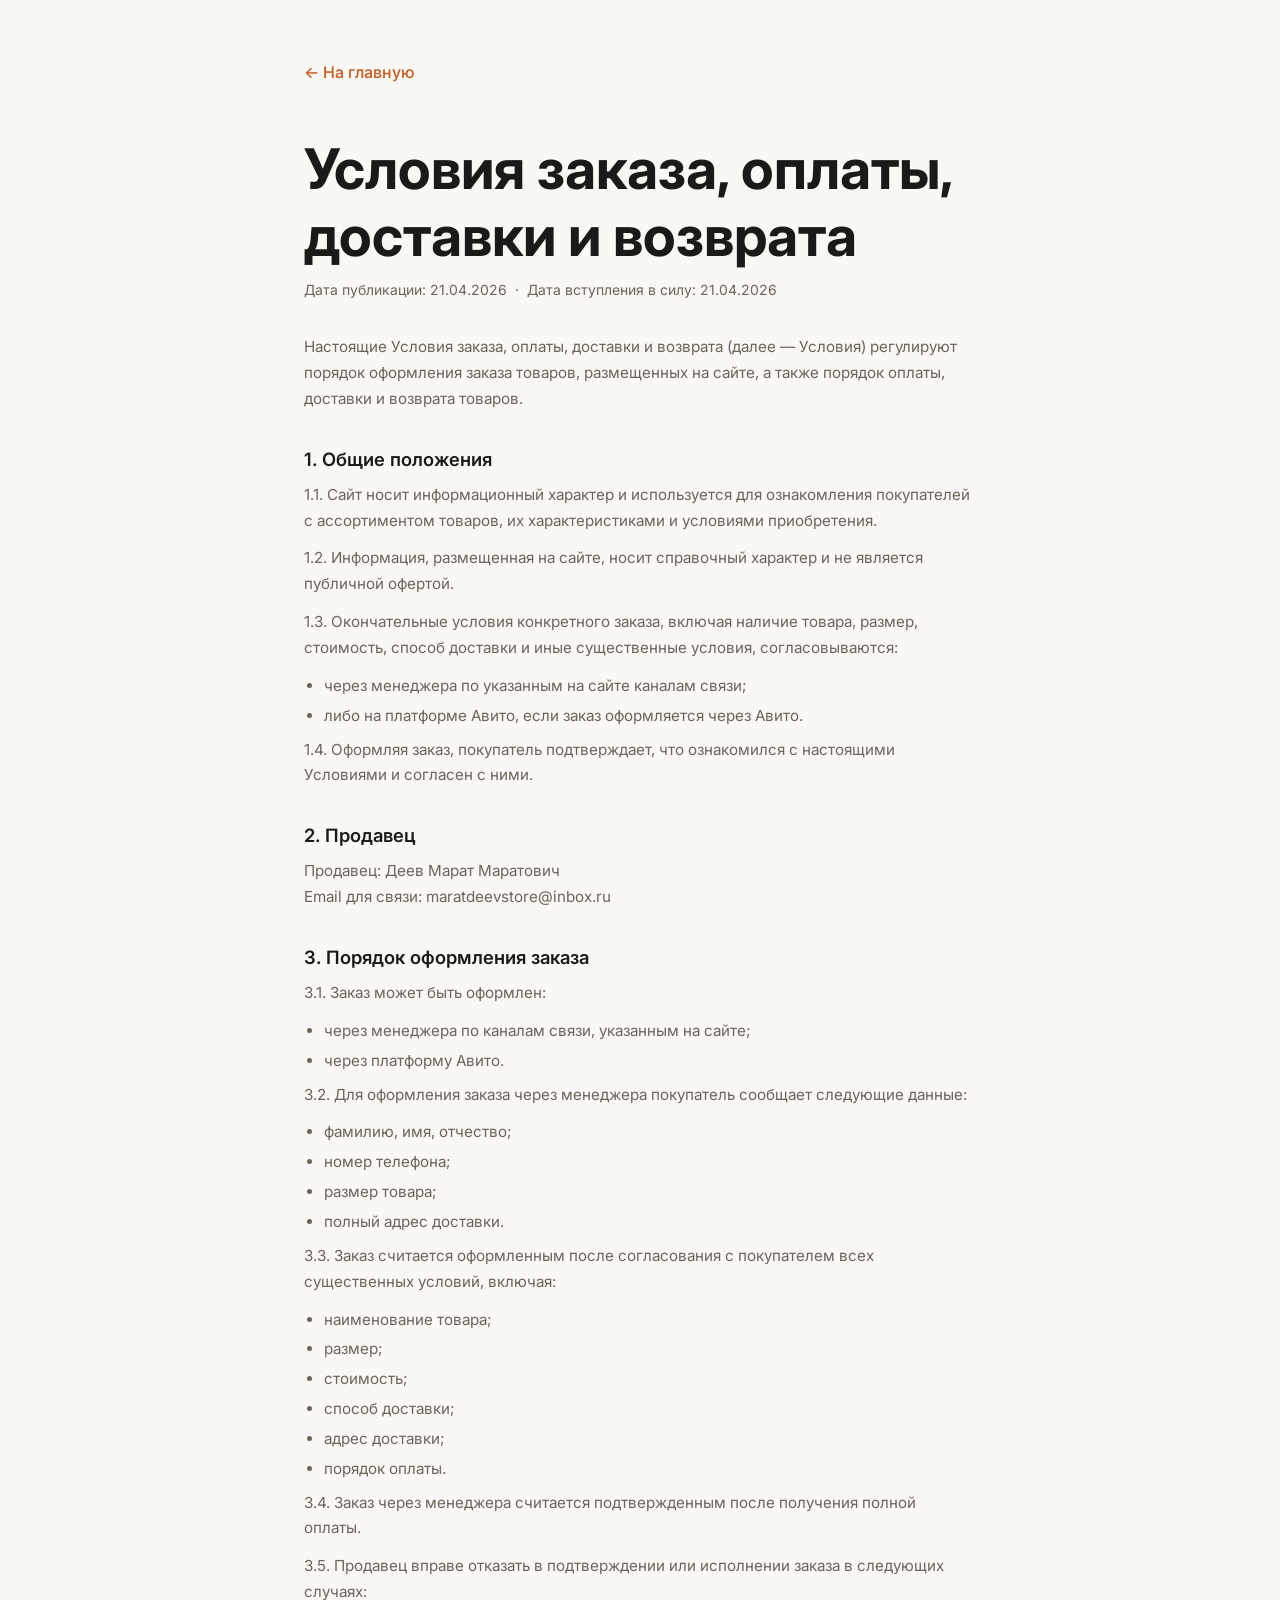
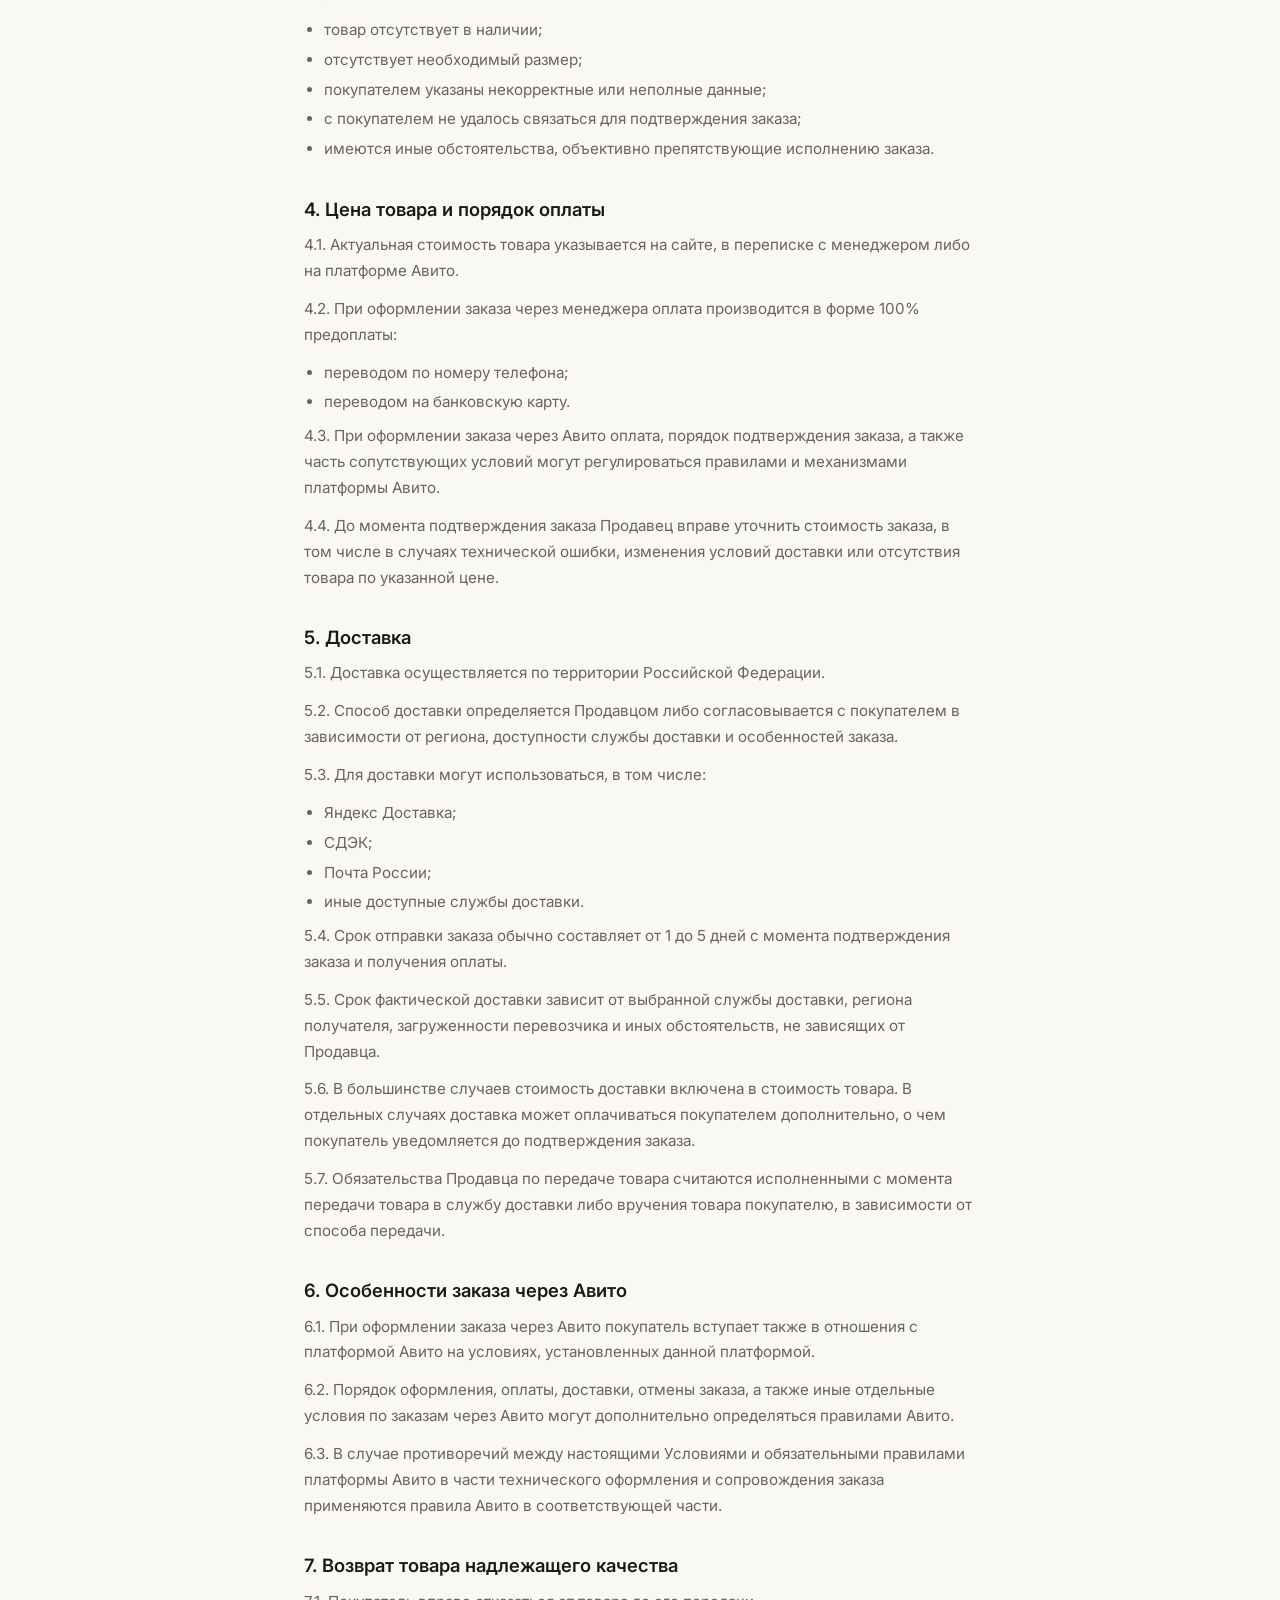
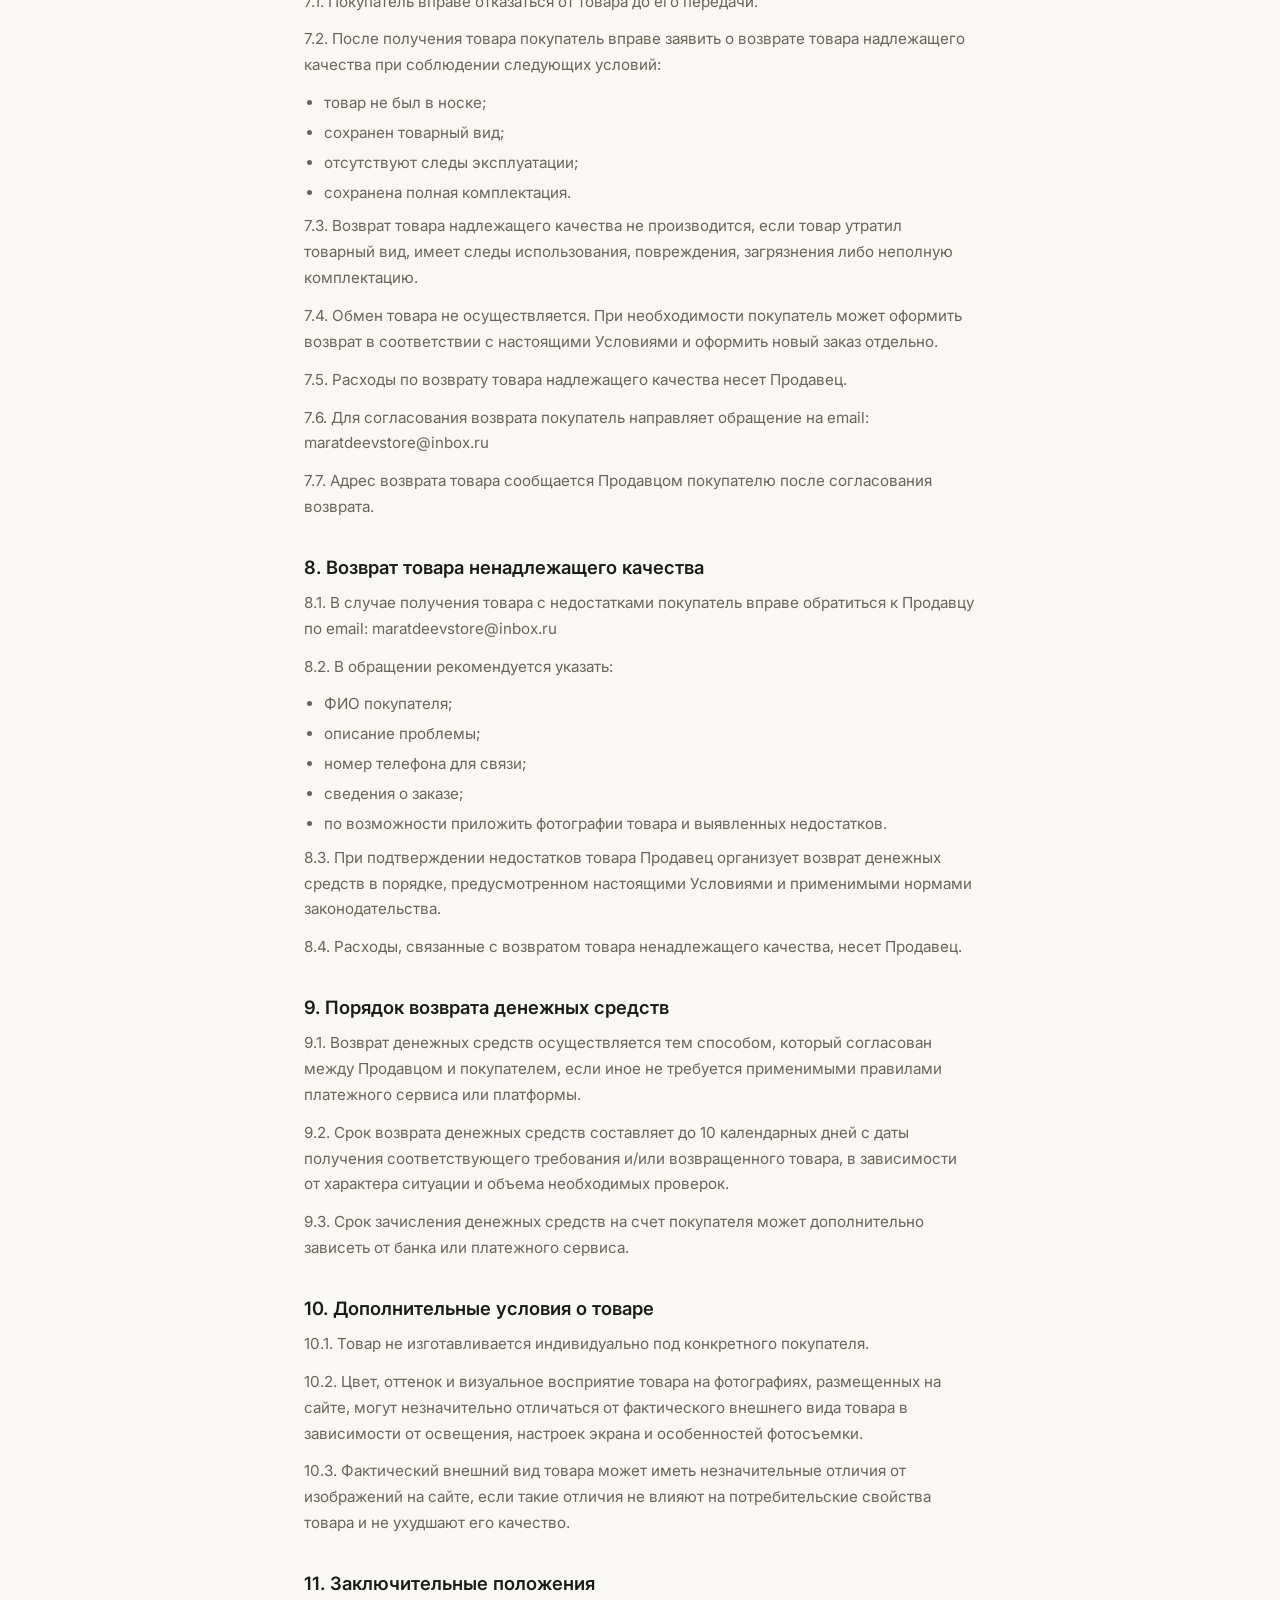
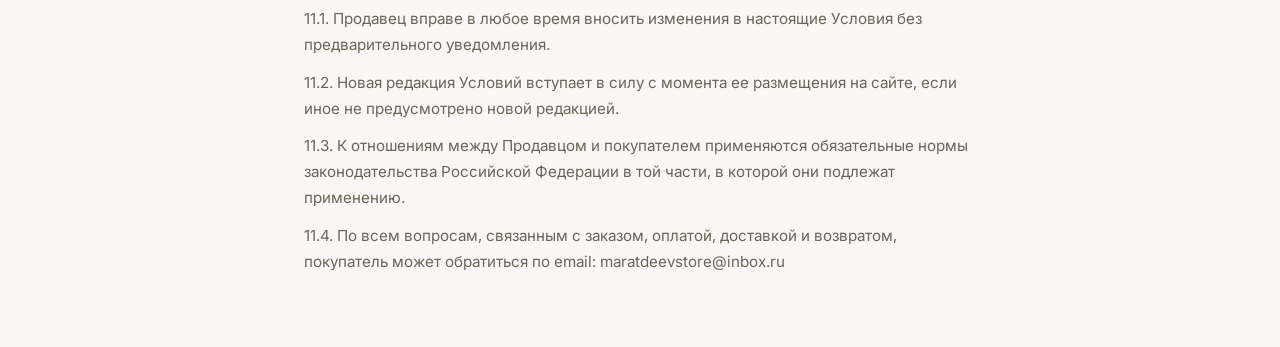
<file: shippingconditions.html>
<!DOCTYPE html>
<html lang="ru">
<head>
  <meta charset="UTF-8">
  <meta name="viewport" content="width=device-width, initial-scale=1.0">
  <title>Условия заказа, оплаты, доставки и возврата — Марат Деев</title>
  <link rel="preconnect" href="https://fonts.googleapis.com">
  <link rel="preconnect" href="https://fonts.gstatic.com" crossorigin>
  <link href="https://fonts.googleapis.com/css2?family=Inter:wght@400;500;600&family=Playfair+Display:wght@600;700&display=swap" rel="stylesheet">
  <link rel="stylesheet" href="css/style.css">
  <style>
    .privacy-page { max-width: 720px; margin: 0 auto; padding: 60px 24px; }
    .privacy-page h1 { margin-bottom: 8px; }
    .privacy-page .privacy-dates { font-size: 0.875rem; color: var(--color-text-secondary); margin-bottom: 32px; }
    .privacy-page h2 { margin-top: 36px; margin-bottom: 12px; font-size: 1.15rem; font-family: var(--font-body); font-weight: 600; }
    .privacy-page p, .privacy-page li { font-size: 0.95rem; color: var(--color-text-secondary); line-height: 1.7; }
    .privacy-page ul { padding-left: 20px; margin: 8px 0; }
    .privacy-page li { margin-bottom: 4px; }
    .privacy-back { display: inline-block; margin-bottom: 32px; color: var(--color-accent); font-weight: 500; text-decoration: none; }
    .privacy-back:hover { text-decoration: underline; }
  </style>
</head>
<body style="background:var(--color-bg);">
  <div class="privacy-page">
    <a href="/" class="privacy-back">← На главную</a>

    <h1>Условия заказа, оплаты, доставки и возврата</h1>
    <p class="privacy-dates">Дата публикации: 21.04.2026&nbsp;&nbsp;·&nbsp;&nbsp;Дата вступления в силу: 21.04.2026</p>

    <p>Настоящие Условия заказа, оплаты, доставки и возврата (далее — Условия) регулируют порядок оформления заказа товаров, размещенных на сайте, а также порядок оплаты, доставки и возврата товаров.</p>

    <h2>1. Общие положения</h2>
    <p>1.1. Сайт носит информационный характер и используется для ознакомления покупателей с ассортиментом товаров, их характеристиками и условиями приобретения.</p>
    <p>1.2. Информация, размещенная на сайте, носит справочный характер и не является публичной офертой.</p>
    <p>1.3. Окончательные условия конкретного заказа, включая наличие товара, размер, стоимость, способ доставки и иные существенные условия, согласовываются:</p>
    <ul>
      <li>через менеджера по указанным на сайте каналам связи;</li>
      <li>либо на платформе Авито, если заказ оформляется через Авито.</li>
    </ul>
    <p>1.4. Оформляя заказ, покупатель подтверждает, что ознакомился с настоящими Условиями и согласен с ними.</p>

    <h2>2. Продавец</h2>
    <p>Продавец: Деев Марат Маратович<br>
    Email для связи: <a href="mailto:maratdeevstore@inbox.ru">maratdeevstore@inbox.ru</a></p>

    <h2>3. Порядок оформления заказа</h2>
    <p>3.1. Заказ может быть оформлен:</p>
    <ul>
      <li>через менеджера по каналам связи, указанным на сайте;</li>
      <li>через платформу Авито.</li>
    </ul>
    <p>3.2. Для оформления заказа через менеджера покупатель сообщает следующие данные:</p>
    <ul>
      <li>фамилию, имя, отчество;</li>
      <li>номер телефона;</li>
      <li>размер товара;</li>
      <li>полный адрес доставки.</li>
    </ul>
    <p>3.3. Заказ считается оформленным после согласования с покупателем всех существенных условий, включая:</p>
    <ul>
      <li>наименование товара;</li>
      <li>размер;</li>
      <li>стоимость;</li>
      <li>способ доставки;</li>
      <li>адрес доставки;</li>
      <li>порядок оплаты.</li>
    </ul>
    <p>3.4. Заказ через менеджера считается подтвержденным после получения полной оплаты.</p>
    <p>3.5. Продавец вправе отказать в подтверждении или исполнении заказа в следующих случаях:</p>
    <ul>
      <li>товар отсутствует в наличии;</li>
      <li>отсутствует необходимый размер;</li>
      <li>покупателем указаны некорректные или неполные данные;</li>
      <li>с покупателем не удалось связаться для подтверждения заказа;</li>
      <li>имеются иные обстоятельства, объективно препятствующие исполнению заказа.</li>
    </ul>

    <h2>4. Цена товара и порядок оплаты</h2>
    <p>4.1. Актуальная стоимость товара указывается на сайте, в переписке с менеджером либо на платформе Авито.</p>
    <p>4.2. При оформлении заказа через менеджера оплата производится в форме 100% предоплаты:</p>
    <ul>
      <li>переводом по номеру телефона;</li>
      <li>переводом на банковскую карту.</li>
    </ul>
    <p>4.3. При оформлении заказа через Авито оплата, порядок подтверждения заказа, а также часть сопутствующих условий могут регулироваться правилами и механизмами платформы Авито.</p>
    <p>4.4. До момента подтверждения заказа Продавец вправе уточнить стоимость заказа, в том числе в случаях технической ошибки, изменения условий доставки или отсутствия товара по указанной цене.</p>

    <h2>5. Доставка</h2>
    <p>5.1. Доставка осуществляется по территории Российской Федерации.</p>
    <p>5.2. Способ доставки определяется Продавцом либо согласовывается с покупателем в зависимости от региона, доступности службы доставки и особенностей заказа.</p>
    <p>5.3. Для доставки могут использоваться, в том числе:</p>
    <ul>
      <li>Яндекс Доставка;</li>
      <li>СДЭК;</li>
      <li>Почта России;</li>
      <li>иные доступные службы доставки.</li>
    </ul>
    <p>5.4. Срок отправки заказа обычно составляет от 1 до 5 дней с момента подтверждения заказа и получения оплаты.</p>
    <p>5.5. Срок фактической доставки зависит от выбранной службы доставки, региона получателя, загруженности перевозчика и иных обстоятельств, не зависящих от Продавца.</p>
    <p>5.6. В большинстве случаев стоимость доставки включена в стоимость товара. В отдельных случаях доставка может оплачиваться покупателем дополнительно, о чем покупатель уведомляется до подтверждения заказа.</p>
    <p>5.7. Обязательства Продавца по передаче товара считаются исполненными с момента передачи товара в службу доставки либо вручения товара покупателю, в зависимости от способа передачи.</p>

    <h2>6. Особенности заказа через Авито</h2>
    <p>6.1. При оформлении заказа через Авито покупатель вступает также в отношения с платформой Авито на условиях, установленных данной платформой.</p>
    <p>6.2. Порядок оформления, оплаты, доставки, отмены заказа, а также иные отдельные условия по заказам через Авито могут дополнительно определяться правилами Авито.</p>
    <p>6.3. В случае противоречий между настоящими Условиями и обязательными правилами платформы Авито в части технического оформления и сопровождения заказа применяются правила Авито в соответствующей части.</p>

    <h2>7. Возврат товара надлежащего качества</h2>
    <p>7.1. Покупатель вправе отказаться от товара до его передачи.</p>
    <p>7.2. После получения товара покупатель вправе заявить о возврате товара надлежащего качества при соблюдении следующих условий:</p>
    <ul>
      <li>товар не был в носке;</li>
      <li>сохранен товарный вид;</li>
      <li>отсутствуют следы эксплуатации;</li>
      <li>сохранена полная комплектация.</li>
    </ul>
    <p>7.3. Возврат товара надлежащего качества не производится, если товар утратил товарный вид, имеет следы использования, повреждения, загрязнения либо неполную комплектацию.</p>
    <p>7.4. Обмен товара не осуществляется. При необходимости покупатель может оформить возврат в соответствии с настоящими Условиями и оформить новый заказ отдельно.</p>
    <p>7.5. Расходы по возврату товара надлежащего качества несет Продавец.</p>
    <p>7.6. Для согласования возврата покупатель направляет обращение на email: <a href="mailto:maratdeevstore@inbox.ru">maratdeevstore@inbox.ru</a></p>
    <p>7.7. Адрес возврата товара сообщается Продавцом покупателю после согласования возврата.</p>

    <h2>8. Возврат товара ненадлежащего качества</h2>
    <p>8.1. В случае получения товара с недостатками покупатель вправе обратиться к Продавцу по email: <a href="mailto:maratdeevstore@inbox.ru">maratdeevstore@inbox.ru</a></p>
    <p>8.2. В обращении рекомендуется указать:</p>
    <ul>
      <li>ФИО покупателя;</li>
      <li>описание проблемы;</li>
      <li>номер телефона для связи;</li>
      <li>сведения о заказе;</li>
      <li>по возможности приложить фотографии товара и выявленных недостатков.</li>
    </ul>
    <p>8.3. При подтверждении недостатков товара Продавец организует возврат денежных средств в порядке, предусмотренном настоящими Условиями и применимыми нормами законодательства.</p>
    <p>8.4. Расходы, связанные с возвратом товара ненадлежащего качества, несет Продавец.</p>

    <h2>9. Порядок возврата денежных средств</h2>
    <p>9.1. Возврат денежных средств осуществляется тем способом, который согласован между Продавцом и покупателем, если иное не требуется применимыми правилами платежного сервиса или платформы.</p>
    <p>9.2. Срок возврата денежных средств составляет до 10 календарных дней с даты получения соответствующего требования и/или возвращенного товара, в зависимости от характера ситуации и объема необходимых проверок.</p>
    <p>9.3. Срок зачисления денежных средств на счет покупателя может дополнительно зависеть от банка или платежного сервиса.</p>

    <h2>10. Дополнительные условия о товаре</h2>
    <p>10.1. Товар не изготавливается индивидуально под конкретного покупателя.</p>
    <p>10.2. Цвет, оттенок и визуальное восприятие товара на фотографиях, размещенных на сайте, могут незначительно отличаться от фактического внешнего вида товара в зависимости от освещения, настроек экрана и особенностей фотосъемки.</p>
    <p>10.3. Фактический внешний вид товара может иметь незначительные отличия от изображений на сайте, если такие отличия не влияют на потребительские свойства товара и не ухудшают его качество.</p>

    <h2>11. Заключительные положения</h2>
    <p>11.1. Продавец вправе в любое время вносить изменения в настоящие Условия без предварительного уведомления.</p>
    <p>11.2. Новая редакция Условий вступает в силу с момента ее размещения на сайте, если иное не предусмотрено новой редакцией.</p>
    <p>11.3. К отношениям между Продавцом и покупателем применяются обязательные нормы законодательства Российской Федерации в той части, в которой они подлежат применению.</p>
    <p>11.4. По всем вопросам, связанным с заказом, оплатой, доставкой и возвратом, покупатель может обратиться по email: <a href="mailto:maratdeevstore@inbox.ru">maratdeevstore@inbox.ru</a></p>
  </div>
</body>
</html>
</file>
<file: css/style.css>
/* css/style.css */
:root {
  --color-bg: #FAF8F4;
  --color-white: #FFFFFF;
  --color-text: #1A1A18;
  --color-text-secondary: #6B6459;
  --color-accent: #C85A1E;
  --color-accent-hover: #A84A18;
  --color-border: #EDE9E2;
  --font-heading: 'Inter', system-ui, sans-serif;
  --font-body: 'Inter', system-ui, sans-serif;
  --radius: 8px;
  --shadow: 0 2px 16px rgba(0,0,0,0.07);
  --max-width: 1140px;
  --section-padding: 80px 24px;
}

*, *::before, *::after { box-sizing: border-box; margin: 0; padding: 0; }

html { scroll-behavior: smooth; }

body {
  font-family: var(--font-body);
  background: var(--color-bg);
  color: var(--color-text);
  font-size: 16px;
  line-height: 1.6;
}

img { max-width: 100%; display: block; }

a { color: inherit; text-decoration: none; }

.container {
  max-width: var(--max-width);
  margin: 0 auto;
  padding: 0 24px;
}

h1, h2, h3, h4 {
  font-family: var(--font-heading);
  line-height: 1.2;
  color: var(--color-text);
}

h1 { font-size: clamp(2rem, 5vw, 3.5rem); font-weight: 700; }
h2 { font-size: clamp(1.5rem, 3vw, 2.25rem); font-weight: 600; margin-bottom: 16px; }
h3 { font-size: clamp(1.1rem, 2vw, 1.4rem); font-weight: 600; }
h4 { font-size: clamp(0.95rem, 1.5vw, 1.1rem); font-weight: 600; }

p { color: var(--color-text-secondary); margin-bottom: 12px; }

.btn {
  display: inline-block;
  background: var(--color-accent);
  color: #fff;
  font-family: var(--font-body);
  font-weight: 600;
  font-size: 1rem;
  padding: 14px 32px;
  border: none;
  border-radius: var(--radius);
  cursor: pointer;
  transition: background 0.2s;
  text-align: center;
  min-height: 48px;
}

.btn:hover, .btn:focus { background: var(--color-accent-hover); }
.btn:focus { outline: 3px solid var(--color-accent); outline-offset: 2px; }

.btn--ghost {
  background: transparent;
  color: var(--color-accent);
  border: 2px solid var(--color-accent);
}

.btn--ghost:hover, .btn--ghost:focus {
  background: var(--color-accent);
  color: #fff;
}

section:not(.hero) { padding: var(--section-padding); }

.section-label {
  font-size: 0.75rem;
  font-weight: 600;
  letter-spacing: 0.12em;
  text-transform: uppercase;
  color: var(--color-accent);
  margin-bottom: 8px;
  display: block;
}

/* ── HEADER ─────────────────────────────────────────────────── */
.site-header {
  position: sticky;
  top: 0;
  z-index: 100;
  background: rgba(250, 248, 244, 0.95);
  -webkit-backdrop-filter: blur(8px);
  backdrop-filter: blur(8px);
  border: 2px solid var(--color-accent);
}

.site-header__inner {
  display: flex;
  align-items: center;
  gap: 24px;
  min-height: 72px;
}

.site-header__logo {
  display: inline-flex;
  align-items: center;
  font-family: var(--font-heading);
  font-size: 1.2rem;
  font-weight: 700;
  color: var(--color-text);
  line-height: 1;
  flex-shrink: 0;
}

.site-header__nav {
  display: flex;
  align-items: center;
  gap: 24px;
  margin-left: auto;
  align-self: center;
}

.site-header__nav a {
  display: inline-flex;
  align-items: center;
  font-size: 0.9rem;
  font-weight: 500;
  color: var(--color-text-secondary);
  line-height: 1;
  transition: color 0.2s;
}

.site-header__nav a:hover { color: var(--color-accent); }

.site-header__cta {
  display: inline-flex;
  align-items: center;
  justify-content: center;
  padding: 10px 22px;
  font-size: 0.9rem;
  flex-shrink: 0;
  line-height: 1;
}

@media (max-width: 768px) {
  .site-header__nav { display: none; }
  .site-header__logo { font-size: 1rem; }
}

/* ── HERO ────────────────────────────────────────────────────── */
.hero {
  position: relative;
  min-height: 92vh;
  display: flex;
  flex-direction: column;
  padding: 0;
  overflow: hidden;
}

.hero__media {
  width: 100%;
  flex: 1;
  min-height: 60vh;
  overflow: hidden;
}

.hero__img {
  width: 100%;
  height: 100%;
  object-fit: cover;
  object-position: center top;
}

.hero__content {
  position: relative;
  background: var(--color-bg);
  padding: 40px 24px 48px;
  text-align: center;
}

.hero__title {
  margin-bottom: 16px;
  font-size: clamp(1.5rem, 4.6vw, 3.4rem);
  line-height: 1.08;
  max-width: 18ch;
  text-wrap: balance;
  overflow-wrap: anywhere;
}

.hero__subtitle {
  font-size: 0.98rem;
  max-width: 560px;
  margin: 0 auto 18px;
}

.hero__badges {
  list-style: none;
  display: flex;
  flex-wrap: wrap;
  gap: 8px;
  justify-content: center;
  margin: 0 0 26px;
}

.hero__badges li {
  background: var(--color-white);
  border: 1px solid var(--color-accent);
  color: var(--color-text);
  border-radius: 999px;
  padding: 6px 12px;
  font-size: 0.78rem;
  font-weight: 600;
  min-height: unset;
}

.hero__cta { min-width: 220px; }

@media (min-width: 900px) {
  .hero {
    flex-direction: row;
    min-height: 90vh;
  }

  .hero__media {
    width: 55%;
    min-height: 90vh;
    flex: none;
  }

  .hero__content {
    flex: 1;
    display: flex;
    flex-direction: column;
    justify-content: center;
    text-align: left;
    padding: 60px 60px 60px 56px;
    background: var(--color-bg);
  }

  .hero__subtitle { margin-left: 0; margin-right: 0; }
  .hero__badges { justify-content: flex-start; }
}

/* ── ABOUT ───────────────────────────────────────────────────── */
.about { background: var(--color-white); border-top: 1px solid var(--color-border); border-bottom: 1px solid var(--color-border); }

.about__inner {
  display: grid;
  grid-template-columns: 1fr;
  gap: 40px;
  align-items: center;
}

.about__photo {
  width: 100%;
  max-width: 320px;
  border-radius: 12px;
  margin: 0 auto;
  box-shadow: var(--shadow);
}

.about__facts {
  list-style: none;
  margin-top: 24px;
  display: flex;
  flex-direction: column;
  gap: 14px;
}

.about__fact {
  display: block;
  background: var(--color-bg);
  border: 1px solid var(--color-border);
  border-radius: 10px;
  padding: 12px 14px;
  font-size: 0.95rem;
  font-weight: 500;
  color: var(--color-text);
}

@media (min-width: 768px) {
  .about__inner { grid-template-columns: 340px 1fr; }
  .about__photo { max-width: 100%; margin: 0; }
}

/* ── CATALOG ─────────────────────────────────────────────────── */
.catalog { background: #FFFDF9; border-bottom: 1px solid var(--color-border); }
.catalog__grid {
  display: grid;
  grid-template-columns: 1fr;
  gap: 32px;
  margin-top: 40px;
}

@media (min-width: 600px) {
  .catalog__grid { grid-template-columns: repeat(2, 1fr); }
}
@media (min-width: 900px) {
  .catalog__grid { grid-template-columns: repeat(3, 1fr); }
}

/* ── PRODUCT CARD ────────────────────────────────────────────── */
.product-card {
  background: var(--color-white);
  border-radius: 12px;
  overflow: hidden;
  box-shadow: var(--shadow);
  display: flex;
  flex-direction: column;
}

/* slider */
.product-card__slider {
  position: relative;
  aspect-ratio: 4 / 5;
  overflow: hidden;
  background: #F5F5F5;
}

.product-card__slides {
  display: flex;
  height: 100%;
  transition: transform 0.35s ease;
}

.product-card__slides img {
  min-width: 100%;
  width: 100%;
  height: 100%;
  object-fit: cover;
  flex-shrink: 0;
}

.product-card__slider-btn {
  position: absolute;
  top: 50%;
  transform: translateY(-50%);
  background: rgba(255,255,255,0.85);
  border: none;
  border-radius: 50%;
  width: 36px;
  height: 36px;
  font-size: 1.4rem;
  line-height: 1;
  cursor: pointer;
  display: flex;
  align-items: center;
  justify-content: center;
  color: var(--color-text);
  transition: background 0.2s;
  z-index: 2;
}

.product-card__slider-btn:hover { background: #fff; }

.product-card__slider-btn--prev { left: 8px; }
.product-card__slider-btn--next { right: 8px; }

.product-card__dots {
  position: absolute;
  bottom: 10px;
  left: 50%;
  transform: translateX(-50%);
  display: flex;
  gap: 6px;
}

.product-card__dot {
  width: 7px;
  height: 7px;
  border-radius: 50%;
  background: rgba(255,255,255,0.6);
  cursor: pointer;
  transition: background 0.2s;
}

.product-card__dot--active { background: #fff; }

/* body */
.product-card__body {
  padding: 20px;
  display: flex;
  flex-direction: column;
  gap: 8px;
  flex: 1;
}

.product-card__name { font-size: 1.1rem; }

.product-card__scenario {
  display: inline-flex;
  align-items: center;
  width: fit-content;
  font-size: 0.72rem;
  font-weight: 700;
  letter-spacing: 0.04em;
  text-transform: uppercase;
  color: var(--color-accent);
  background: #FFF4EB;
  border: 1px solid #F2C7AE;
  border-radius: 999px;
  padding: 4px 10px;
  min-height: unset;
}

.product-card__price {
  font-size: 1.4rem;
  font-weight: 700;
  color: var(--color-text);
}

.product-card__sizes {
  font-size: 0.85rem;
  color: var(--color-text-secondary);
  font-weight: 500;
}

.product-card__buy { width: 100%; margin-top: 8px; }

.product-card__material {
  font-size: 0.76rem;
  color: var(--color-text-secondary);
  margin: 0;
  padding-top: 4px;
  opacity: 0.95;
}

/* ── ADVANTAGES ──────────────────────────────────────────────── */
.advantages { background: var(--color-bg); border-bottom: 1px solid var(--color-border); }

.advantages__grid {
  display: grid;
  grid-template-columns: 1fr 1fr;
  gap: 24px;
  margin-top: 40px;
}

@media (min-width: 768px) {
  .advantages__grid { grid-template-columns: repeat(3, 1fr); }
}

.advantages__item {
  background: var(--color-bg);
  border-radius: 12px;
  padding: 24px 20px;
  border: 1px solid var(--color-border);
}

.advantages__item h3 { font-size: 1rem; margin-bottom: 8px; }
.advantages__item p { font-size: 0.875rem; margin: 0; }

/* ── MATERIALS ───────────────────────────────────────────────── */
.materials { background: var(--color-white); border-bottom: 1px solid var(--color-border); }
.materials__grid {
  display: grid;
  grid-template-columns: 1fr;
  gap: 24px;
  margin-top: 40px;
}

@media (min-width: 640px) {
  .materials__grid { grid-template-columns: 1fr 1fr; }
}

.materials__card {
  background: var(--color-white);
  border-radius: 12px;
  padding: 28px 24px;
  border: 1px solid var(--color-border);
}

.materials__card h3 { margin-bottom: 12px; }

.materials__tags {
  list-style: none;
  display: flex;
  flex-wrap: wrap;
  gap: 8px;
  margin-top: 16px;
}

.materials__tags li {
  background: var(--color-bg);
  border: 1px solid var(--color-border);
  padding: 4px 12px;
  border-radius: 20px;
  font-size: 0.8rem;
  font-weight: 500;
  color: var(--color-text-secondary);
}

/* ── FAQ ─────────────────────────────────────────────────────── */
.faq { background: #FFFDF9; }
.faq__list {
  margin-top: 40px;
  border-top: 1px solid var(--color-border);
}

.faq__item {
  border-bottom: 1px solid var(--color-border);
}

.faq__item summary {
  list-style: none;
  display: flex;
  justify-content: space-between;
  align-items: center;
  padding: 20px 0;
  cursor: pointer;
  font-weight: 600;
  font-size: 1rem;
  color: var(--color-text);
  gap: 16px;
  user-select: none;
}

.faq__item summary::-webkit-details-marker { display: none; }

.faq__item summary::after {
  content: '+';
  font-size: 1.4rem;
  font-weight: 300;
  color: var(--color-accent);
  flex-shrink: 0;
  transition: transform 0.2s;
}

.faq__item[open] summary::after {
  transform: rotate(45deg);
}

.faq__answer {
  padding: 0 0 20px;
}

.faq__answer p { font-size: 0.95rem; margin: 0; }

/* ── FOOTER ──────────────────────────────────────────────────── */
.site-footer {
  background: var(--color-text);
  color: rgba(255,255,255,0.75);
  padding: 48px 24px;
  margin-top: auto;
}

.site-footer__inner {
  display: grid;
  grid-template-columns: 1fr;
  gap: 32px;
}

@media (min-width: 768px) {
  .site-footer__inner { grid-template-columns: 1fr 1fr 1fr; align-items: start; }
}

.site-footer__logo {
  font-family: var(--font-heading);
  font-size: 1.2rem;
  font-weight: 700;
  color: #fff;
  display: block;
  margin-bottom: 8px;
}

.site-footer__tagline { font-size: 0.85rem; margin: 0; color: rgba(255,255,255,0.5); }

.site-footer__note { font-size: 0.85rem; margin: 10px 0 0; color: rgba(255,255,255,0.75); }

.site-footer__contacts {
  display: flex;
  flex-direction: column;
  gap: 12px;
}

.site-footer__link {
  color: rgba(255,255,255,0.75);
  font-size: 0.9rem;
  transition: color 0.2s;
  display: inline-block;
}

.site-footer__link:hover { color: #fff; }

.site-footer__link--small { font-size: 0.8rem; }

.site-footer__legal { display: flex; flex-direction: column; gap: 8px; }

.site-footer__copy { font-size: 0.8rem; margin: 0; color: rgba(255,255,255,0.4); }

.site-footer__disclaimer { font-size: 0.75rem; margin: 4px 0 0; color: rgba(255,255,255,0.35); line-height: 1.5; max-width: 480px; }

/* ── POPUP ───────────────────────────────────────────────────── */
.popup-overlay[hidden] { display: none !important; }

.popup-overlay {
  position: fixed;
  inset: 0;
  background: rgba(0,0,0,0.5);
  z-index: 200;
  display: flex;
  align-items: flex-end;
  justify-content: center;
  padding: 0;
  animation: fadeIn 0.2s ease;
}

@media (min-width: 520px) {
  .popup-overlay { align-items: center; padding: 24px; }
}

@keyframes fadeIn {
  from { opacity: 0; }
  to   { opacity: 1; }
}

.popup {
  background: var(--color-white);
  border-radius: 16px 16px 0 0;
  padding: 32px 24px 40px;
  width: 100%;
  max-width: 420px;
  position: relative;
  animation: slideUp 0.25s ease;
}

@media (min-width: 520px) {
  .popup { border-radius: 16px; padding: 40px 36px; }
}

@keyframes slideUp {
  from { transform: translateY(40px); opacity: 0; }
  to   { transform: translateY(0);    opacity: 1; }
}

.popup__close {
  position: absolute;
  top: 16px;
  right: 16px;
  background: none;
  border: none;
  font-size: 1.1rem;
  cursor: pointer;
  color: var(--color-text-secondary);
  width: 32px;
  height: 32px;
  display: flex;
  align-items: center;
  justify-content: center;
  border-radius: 50%;
  transition: background 0.2s;
}

.popup__close:hover { background: var(--color-bg); }

.popup__title { margin-bottom: 6px; font-size: 1.2rem; }

.popup__subtitle { font-size: 0.9rem; color: var(--color-text-secondary); margin-bottom: 24px; }

.popup__actions {
  display: flex;
  flex-direction: column;
  gap: 12px;
}

.popup__level--hidden { display: none; }

.popup__back {
  background: none;
  border: none;
  cursor: pointer;
  font-size: 0.9rem;
  color: var(--color-accent);
  font-weight: 500;
  padding: 0;
  margin-bottom: 16px;
  display: inline-flex;
  align-items: center;
  gap: 4px;
}

.popup__btn-vk  { background: #0077FF; }
.popup__btn-vk:hover  { background: #005FCC; }
.popup__btn-tg  { background: #27A7E7; }
.popup__btn-tg:hover  { background: #1A8EC2; }
.popup__btn-wa  { background: #25D366; }
.popup__btn-wa:hover  { background: #1DAE52; }

/* ── LEAD FORM ───────────────────────────────────────────────── */
.popup--form { max-width: 480px; }

.lead-form { display: flex; flex-direction: column; gap: 14px; }

.lead-form__row { display: grid; grid-template-columns: 1fr 1fr; gap: 12px; }

.lead-form__field { display: flex; flex-direction: column; gap: 5px; }

.lead-form__field label {
  font-size: 0.85rem;
  font-weight: 500;
  color: var(--color-text-primary);
}

.lead-form__field label span { color: var(--color-accent); }

.lead-form__field input,
.lead-form__field select {
  border: 1.5px solid var(--color-border);
  border-radius: 8px;
  padding: 10px 12px;
  font-size: 0.95rem;
  font-family: var(--font-body);
  color: var(--color-text-primary);
  background: var(--color-bg);
  outline: none;
  transition: border-color 0.2s;
  width: 100%;
  box-sizing: border-box;
}

.lead-form__field input:focus,
.lead-form__field select:focus { border-color: var(--color-accent); }

.lead-form__field input.invalid,
.lead-form__field select.invalid { border-color: #d9534f; }

.lead-form__error {
  font-size: 0.85rem;
  color: #d9534f;
  margin: 0;
}

.lead-form__submit { width: 100%; margin-top: 4px; }

.lead-form__submit:disabled { opacity: 0.6; cursor: not-allowed; }

.lead-form__legal {
  font-size: 0.75rem;
  color: var(--color-text-secondary);
  text-align: center;
  margin: 0;
}

.lead-form__legal a { color: var(--color-accent); }

.lead-form__success { text-align: center; padding: 24px 0; }

.lead-form__success-icon {
  font-size: 2.5rem;
  color: #2ecc71;
  margin: 0 0 12px;
}

.lead-form__success h4 { font-size: 1.2rem; margin-bottom: 8px; }

.lead-form__success p { color: var(--color-text-secondary); font-size: 0.95rem; }

@media (max-width: 400px) {
  .lead-form__row { grid-template-columns: 1fr; }
}

/* ── MOBILE FINAL PASS ───────────────────────────────────────── */
@media (max-width: 480px) {
  :root { --section-padding: 52px 20px; }

  h1 { font-size: 1.85rem; }
  .hero__title {
    font-size: clamp(1.3rem, 7.6vw, 1.85rem);
    max-width: 20ch;
  }
  h2 { font-size: 1.4rem; }

  .advantages__grid { grid-template-columns: 1fr; }

  .catalog__grid { gap: 20px; }

  .product-card__price { font-size: 1.25rem; }

  .popup { padding: 28px 20px 36px; }
}

/* Ensure tap targets are at least 44px */
button, a, summary { min-height: 44px; }
.product-card__dot { min-height: unset; }

/* Smooth scroll offset for sticky header */
[id] { scroll-margin-top: 72px; }

/* ── COOKIE BANNER ───────────────────────────────────────────── */
.cookie-banner {
  position: fixed;
  bottom: 0;
  left: 0;
  right: 0;
  z-index: 9999;
  background: #1a1a1a;
  color: #e8e8e8;
  padding: 16px 24px;
  display: flex;
  align-items: center;
  gap: 20px;
  box-shadow: 0 -2px 12px rgba(0,0,0,0.25);
}

.cookie-banner[hidden] { display: none !important; }

.cookie-banner__text {
  flex: 1;
  font-size: 0.82rem;
  line-height: 1.5;
  margin: 0;
}

.cookie-banner__text a { color: #e8a87c; text-decoration: underline; }

.cookie-banner__btn {
  flex-shrink: 0;
  background: var(--color-accent);
  color: #fff;
  border: none;
  border-radius: 8px;
  padding: 10px 22px;
  font-size: 0.875rem;
  font-weight: 600;
  cursor: pointer;
  min-height: 40px;
  white-space: nowrap;
}

.cookie-banner__btn:hover { opacity: 0.88; }

@media (max-width: 600px) {
  .cookie-banner { flex-direction: column; align-items: stretch; gap: 12px; }
  .cookie-banner__btn { text-align: center; }
}

/* ── CONSENT CHECKBOX ────────────────────────────────────────── */
.lead-form__consent {
  display: flex;
  align-items: flex-start;
  gap: 10px;
  margin-top: 8px;
}

.lead-form__consent input[type="checkbox"] {
  flex-shrink: 0;
  width: 18px;
  height: 18px;
  margin-top: 2px;
  accent-color: var(--color-accent);
  cursor: pointer;
}

.lead-form__consent-text {
  font-size: 0.8rem;
  color: var(--color-text-secondary);
  line-height: 1.5;
  cursor: pointer;
}

.lead-form__consent-text a { color: var(--color-accent); text-decoration: underline; }

.lead-form__consent--invalid .lead-form__consent-text { color: #d9534f; }
.lead-form__consent--invalid input[type="checkbox"] { outline: 2px solid #d9534f; border-radius: 2px; }
</file>
